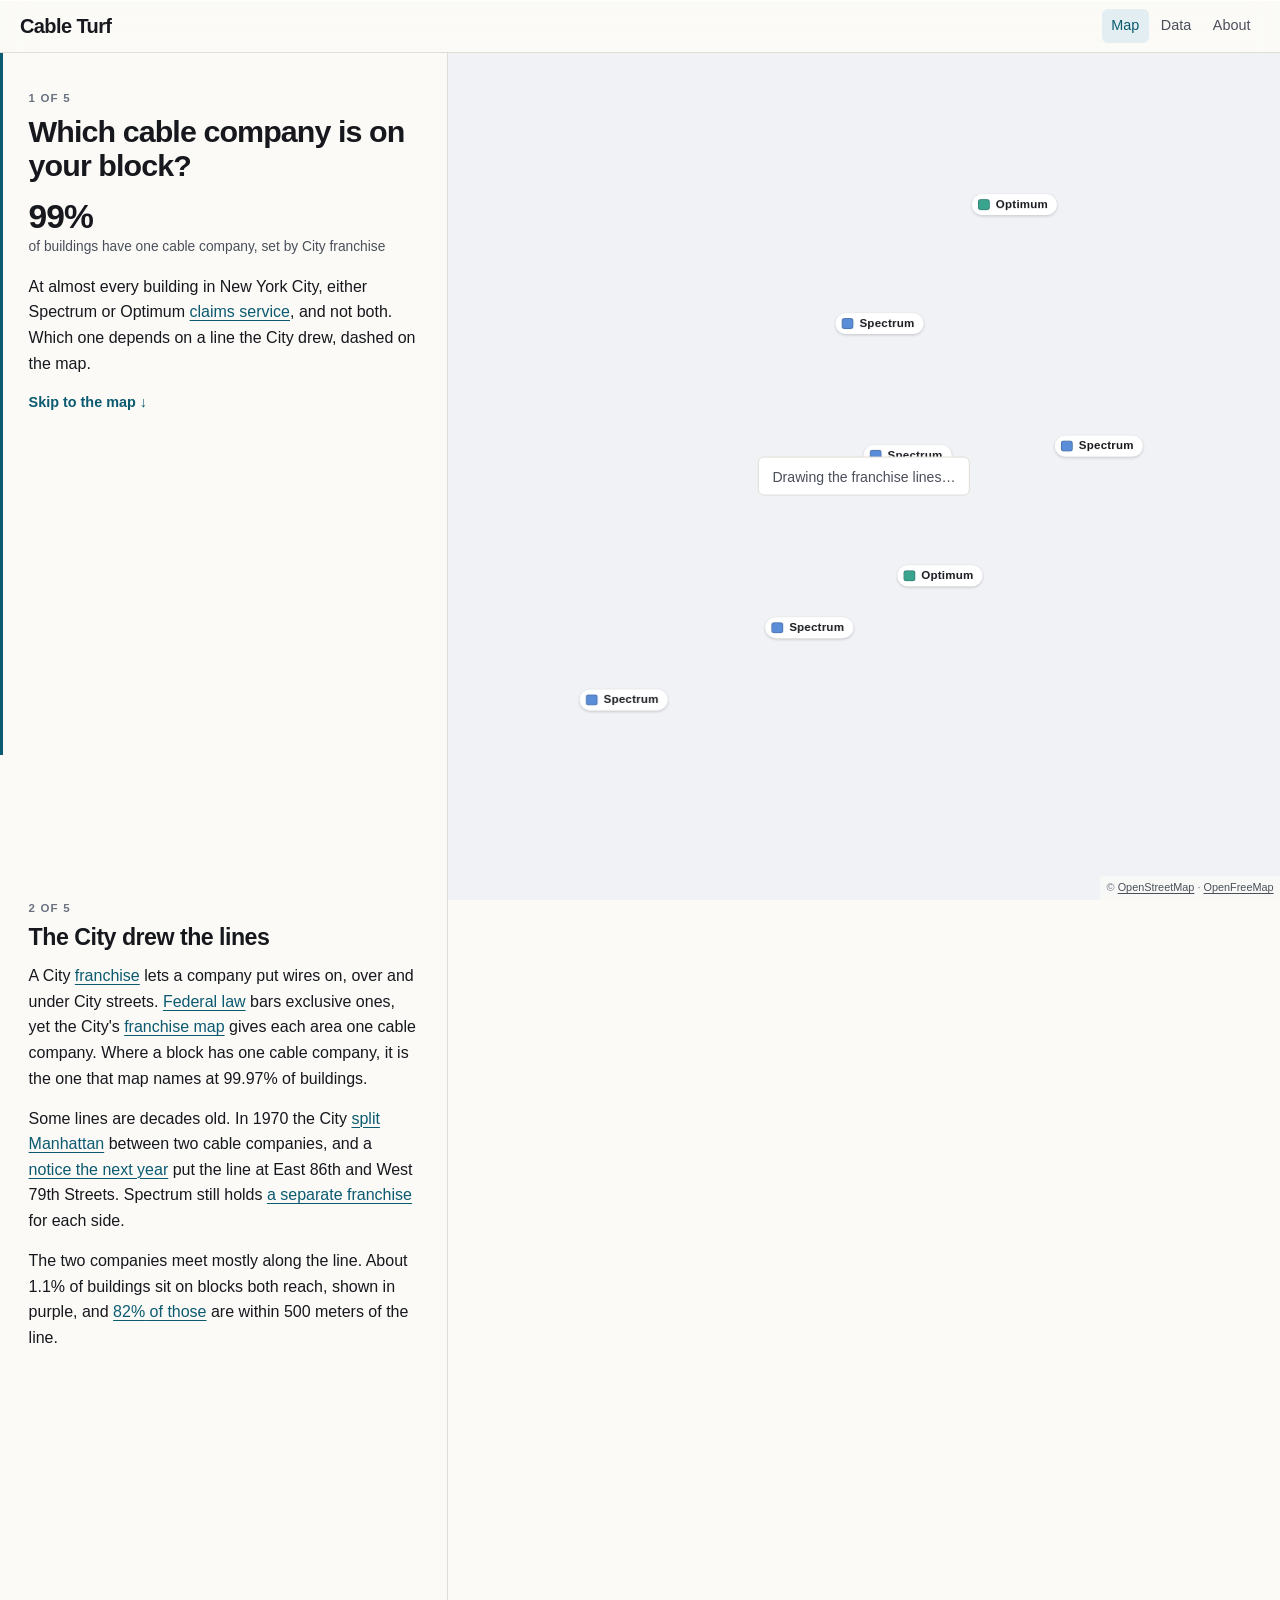
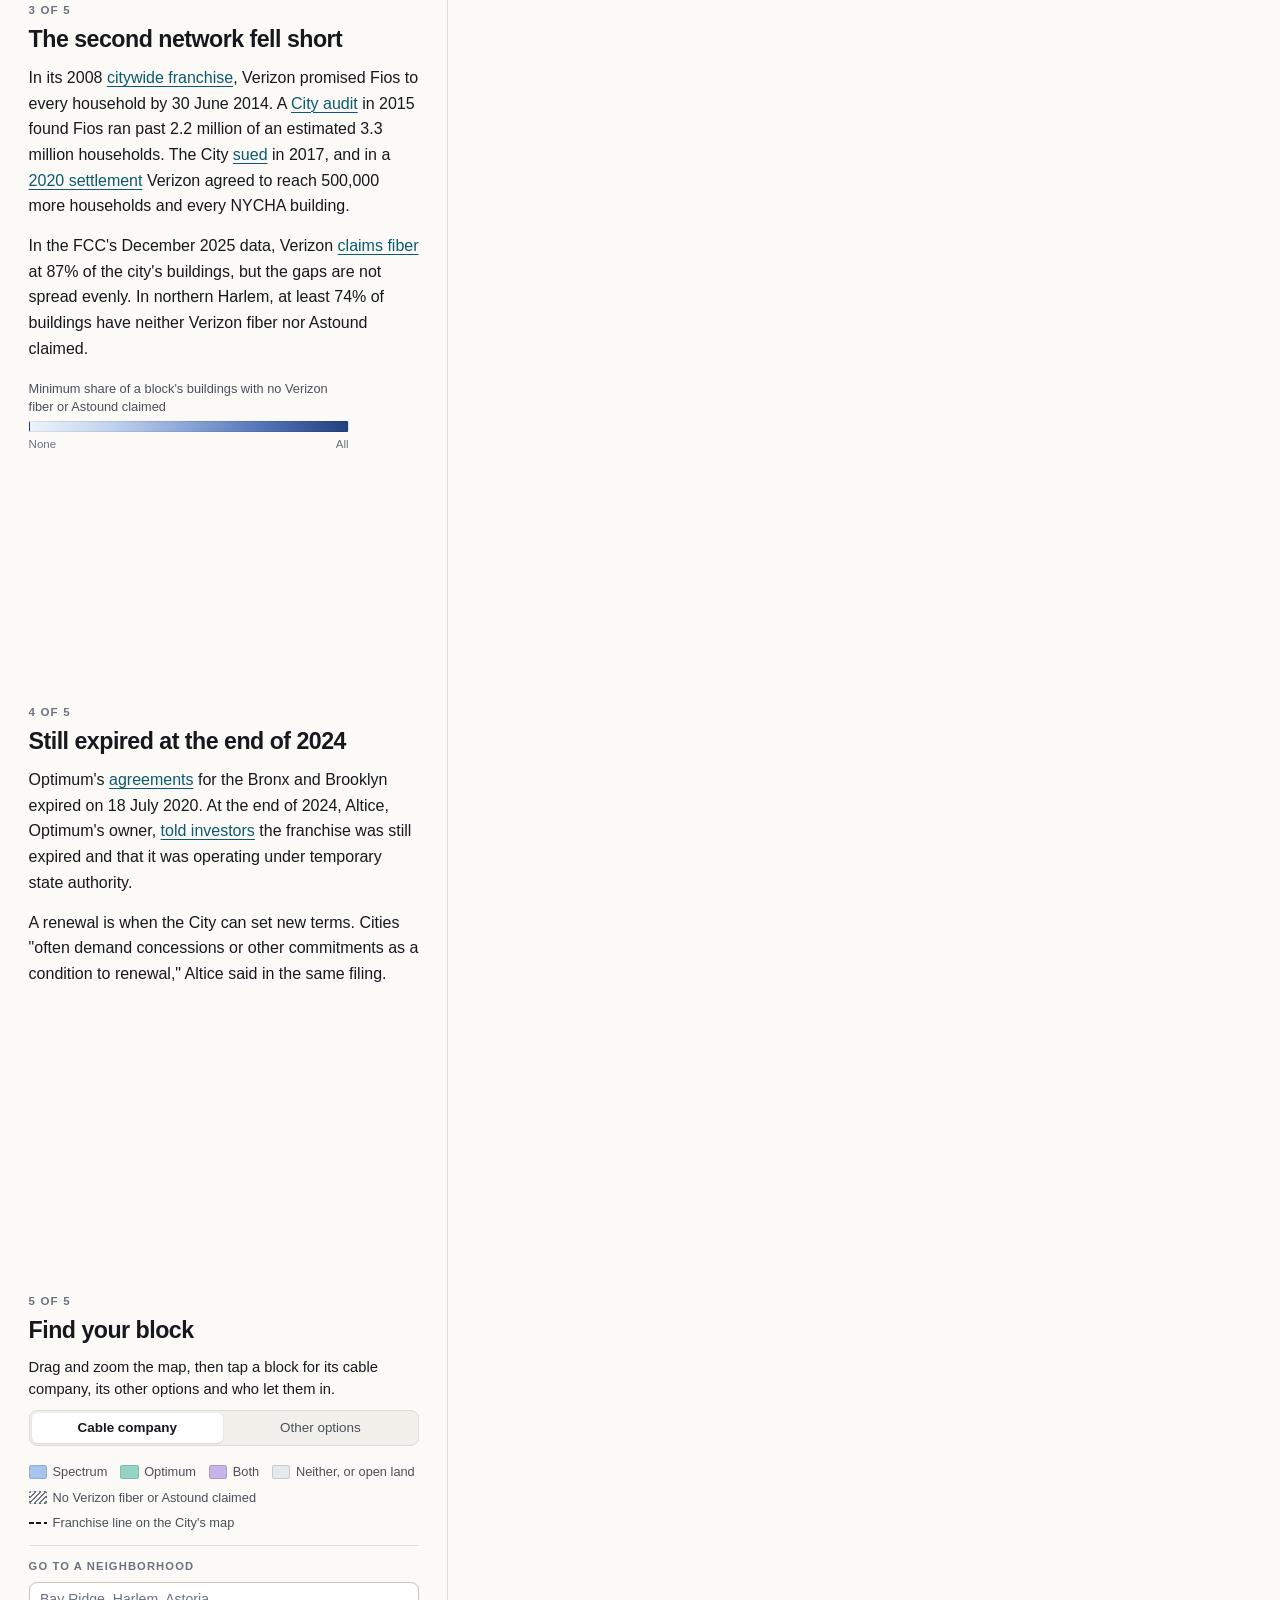
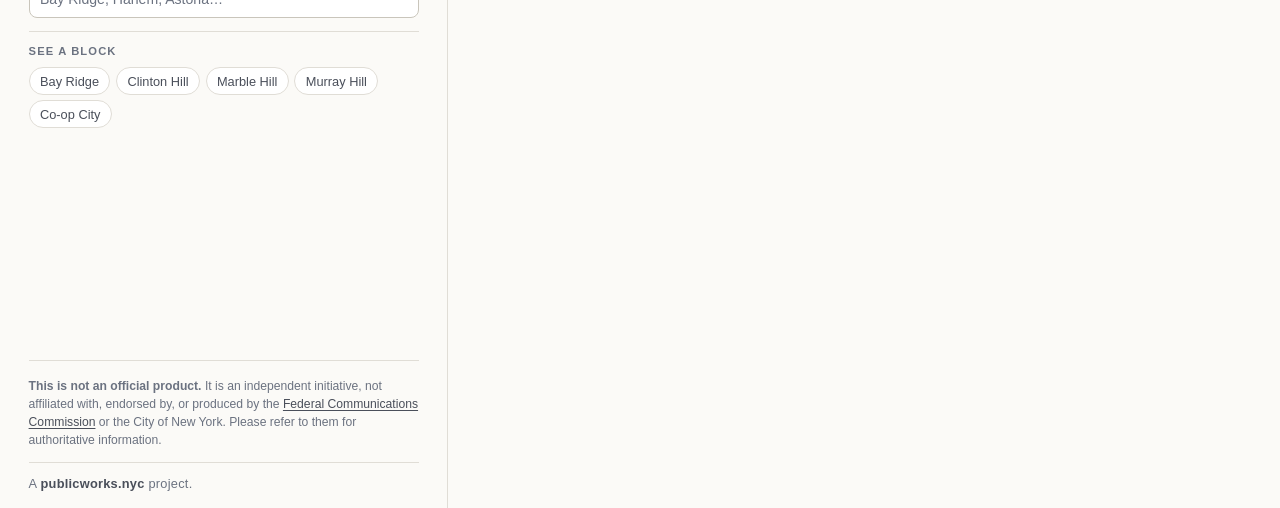
<file: docs/index.html>
<!doctype html>
<html lang="en">
<head>
<meta charset="utf-8">
<meta name="viewport" content="width=device-width, initial-scale=1">
<link rel="icon" href="favicon.svg" type="image/svg+xml">
<link rel="apple-touch-icon" href="apple-touch-icon.png">
<title>Cable Turf</title>
<meta name="description" content="Why most New Yorkers can't choose their cable company: a short story about the City's franchise lines, then a block-by-block map.">
<link rel="canonical" href="https://cableturf.publicworks.nyc/">
<meta property="og:title" content="Cable Turf">
<meta property="og:description" content="Why most New Yorkers can't choose their cable company: a short story about the City's franchise lines, then a block-by-block map.">
<meta property="og:type" content="website">
<meta name="theme-color" content="#fbfaf7">
<link rel="preconnect" href="https://tiles.openfreemap.org" crossorigin>
<link rel="stylesheet" href="vendor/maplibre-gl.css">
<link rel="stylesheet" href="css/site.css?v=20261102">
<script src="js/site.js?v=20261102" defer></script>
<script src="vendor/maplibre-gl.js" defer></script>
<script src="js/map.js?v=20261102" defer></script>
</head>
<body class="app-page">
<a class="skip" href="#story">Skip to the story</a>
<a class="skip" href="#find">Skip to the map</a>
<header data-chrome="masthead"></header>

<!-- One pinned map, five steps beside it. The stage comes first so it can
     stick to the top on a phone; on a wide screen it sits on the right. -->
<main id="main" class="story">
  <div class="story-stage" id="stage">
    <section class="map" id="map"
      aria-label="Map of each Census block's cable company. Each step of the story moves it, and the text states the same findings."></section>
    <div class="map-message" id="map-message" role="status">Drawing the franchise lines…</div>
    <div class="map-tip" id="tip" hidden></div>
    <div class="map-cursor" aria-hidden="true"></div>
    <p class="map-keys" aria-hidden="true">Arrow keys move · + and − zoom · Enter opens the block</p>
  </div>

  <div class="story-text" id="story">

    <section class="step" data-step="0">
      <p class="step-count">1 of 5</p>
      <h1>Which cable company is on your block?</h1>
      <p class="figure"><span class="num" data-meta="city.one_company_turf_pct">99%</span><span class="cap">of buildings have one cable company, set by City franchise</span></p>
      <p>At almost every building in New York City, either Spectrum or Optimum <a href="https://broadbandmap.fcc.gov/data-download" target="_blank" rel="noopener">claims service</a>, and not both. Which one depends on a line the City drew, dashed on the map.</p>
      <p class="step-skip"><a href="#find">Skip to the map ↓</a></p>
    </section>

    <section class="step" data-step="1">
      <p class="step-count">2 of 5</p>
      <h2>The City drew the lines</h2>
      <p>A City <a href="https://www.nyc.gov/content/oti/pages/franchises" target="_blank" rel="noopener">franchise</a> lets a company put wires on, over and under City streets. <a href="https://www.law.cornell.edu/uscode/text/47/541" target="_blank" rel="noopener">Federal law</a> bars exclusive ones, yet the City's <a href="https://data.cityofnewyork.us/d/n2h8-q6ag" target="_blank" rel="noopener">franchise map</a> gives each area one cable company. Where a block has one cable company, it is the one that map names at <span data-meta="city.franchise_match_pct">99.97%</span> of buildings.</p>
      <p>Some lines are decades old. In 1970 the City <a href="https://movingimagesource.us/articles/out-of-the-vast-wasteland-20090618" target="_blank" rel="noopener">split Manhattan</a> between two cable companies, and a <a href="https://www.villagevoice.com/dirty-words-on-the-boob-tube-cable-tv-in-1971-presaged-our-current-age-of-babble-on/" target="_blank" rel="noopener">notice the next year</a> put the line at East 86th and West 79th Streets. Spectrum still holds <a href="https://www.nyc.gov/content/oti/pages/franchises/cable-tv-franchises" target="_blank" rel="noopener">a separate franchise</a> for each side.</p>
      <p>The two companies meet mostly along the line. About <span data-meta="city.both_reach_pct">1.1%</span> of buildings sit on blocks both reach, shown in purple, and <a href="data.html#turf"><span data-meta="city.both_reach_near_line_pct">82%</span> of those</a> are within 500 meters of the line.</p>
    </section>

    <section class="step" data-step="2">
      <p class="step-count">3 of 5</p>
      <h2>The second network fell short</h2>
      <p>In its 2008 <a href="https://www.nyc.gov/assets/oti/downloads/pdf/cable-tv-franchises/verizon-nyc-franchise-agreement-fcrc-approved.pdf" target="_blank" rel="noopener">citywide franchise</a>, Verizon promised Fios to every household by 30 June 2014. A <a href="https://www.fierce-network.com/telecom/new-york-city-audit-says-verizon-failed-to-deliver-fios-promise" target="_blank" rel="noopener">City audit</a> in 2015 found Fios ran past 2.2 million of an estimated 3.3 million households. The City <a href="https://www.cbsnews.com/amp/newyork/news/nyc-verizon-fios-lawsuit" target="_blank" rel="noopener">sued</a> in 2017, and in a <a href="https://www.benton.org/headlines/mayor-de-blasio-holds-verizon-accoubtable-connect-half-million-new-york-city-households" target="_blank" rel="noopener">2020 settlement</a> Verizon agreed to reach 500,000 more households and every NYCHA building.</p>
      <p>In the FCC's December 2025 data, Verizon <a href="https://broadbandmap.fcc.gov/data-download" target="_blank" rel="noopener">claims fiber</a> at <span data-meta="city.verizon_fiber_pct">87%</span> of the city's buildings, but the gaps are not spread evenly. In northern Harlem, at least <span data-meta="story.one_wire_floor_pct">74%</span> of buildings have neither Verizon fiber nor Astound claimed.</p>
      <div class="step-key">
        <p class="key-ramp-label">Minimum share of a block's buildings with no Verizon fiber or Astound claimed</p>
        <div class="key-ramp"><span class="ramp-bar"></span><span class="ramp-ends"><span>None</span><span>All</span></span></div>
      </div>
    </section>

    <section class="step" data-step="3">
      <p class="step-count">4 of 5</p>
      <h2>Still expired at the end of 2024</h2>
      <p>Optimum's <a href="https://www.nyc.gov/assets/mocs/downloads/Opportunities/FCRC/agendas/may/2016/FCRC_Public_Meeting_Documents-5-11-16.pdf" target="_blank" rel="noopener">agreements</a> for the Bronx and Brooklyn expired on 18 July 2020. At the end of 2024, Altice, Optimum's owner, <a href="https://www.sec.gov/Archives/edgar/data/1702780/000162828025005486/atus-20241231.htm" target="_blank" rel="noopener">told investors</a> the franchise was still expired and that it was operating under temporary state authority.</p>
      <p>A renewal is when the City can set new terms. Cities "often demand concessions or other commitments as a condition to renewal," Altice said in the same filing.</p>
    </section>

    <section class="step step-live" data-step="4" id="find" tabindex="-1">
      <div id="city">
        <p class="step-count">5 of 5</p>
        <h2>Find your block</h2>
        <p>Drag and zoom the map, then tap a block for its cable company, its other options and who let them in.</p>
        <div class="seg" id="view" role="group" aria-label="Map view">
          <button type="button" data-view="holder" aria-pressed="true">Cable company</button>
          <button type="button" data-view="wire" aria-pressed="false">Other options</button>
        </div>
        <section class="readout">
          <div data-key="holder">
            <p class="key-line">
              <span><span class="swatch spectrum"></span>Spectrum</span>
              <span><span class="swatch optimum"></span>Optimum</span>
              <span><span class="swatch both"></span>Both</span>
              <span><span class="swatch open"></span>Neither, or open land</span>
            </p>
            <p class="key-line"><span><span class="swatch hatch"></span>No Verizon fiber or Astound claimed</span></p>
          </div>
          <div data-key="wire" hidden>
            <p class="key-ramp-label">Minimum share of a block's buildings with no Verizon fiber or Astound claimed</p>
            <div class="key-ramp"><span class="ramp-bar"></span><span class="ramp-ends"><span>None</span><span>All</span></span></div>
            <p class="key-line"><span><span class="swatch open"></span>Neither cable company, or open land</span></p>
          </div>
          <p class="key-line"><span><span class="swatch line"></span>Franchise line on the City's map</span></p>
        </section>
        <section class="readout">
          <label class="section-h" for="hood">Go to a neighborhood</label>
          <div class="combo">
            <input id="hood" type="text" role="combobox" aria-autocomplete="list" aria-expanded="false"
              aria-controls="hood-list" autocomplete="off" spellcheck="false" placeholder="Bay Ridge, Harlem, Astoria…" disabled>
            <!-- [html-validate-disable-next prefer-native-element -- a select cannot filter as you type] -->
            <ul class="combo-list" id="hood-list" role="listbox" aria-label="Neighborhoods" hidden></ul>
          </div>
        </section>
        <section class="readout">
          <h3 class="section-h">See a block</h3>
          <div class="chips" id="samples">
            <button type="button" class="chip" data-sample="0">Bay Ridge</button>
            <button type="button" class="chip" data-sample="1">Clinton Hill</button>
            <button type="button" class="chip" data-sample="2">Marble Hill</button>
            <button type="button" class="chip" data-sample="3">Murray Hill</button>
            <button type="button" class="chip" data-sample="4">Co-op City</button>
          </div>
        </section>
      </div>
      <div id="block" hidden></div>
      <p class="sr-only" id="say" role="status"></p>

      <footer data-chrome="footer" data-compact></footer>
    </section>

  </div>
  <noscript>
    <p class="wrap">The map needs JavaScript. The story above reads without it, and the <a href="data.html">Data page</a> has the files and the method.</p>
  </noscript>
</main>
</body>
</html>
</file>
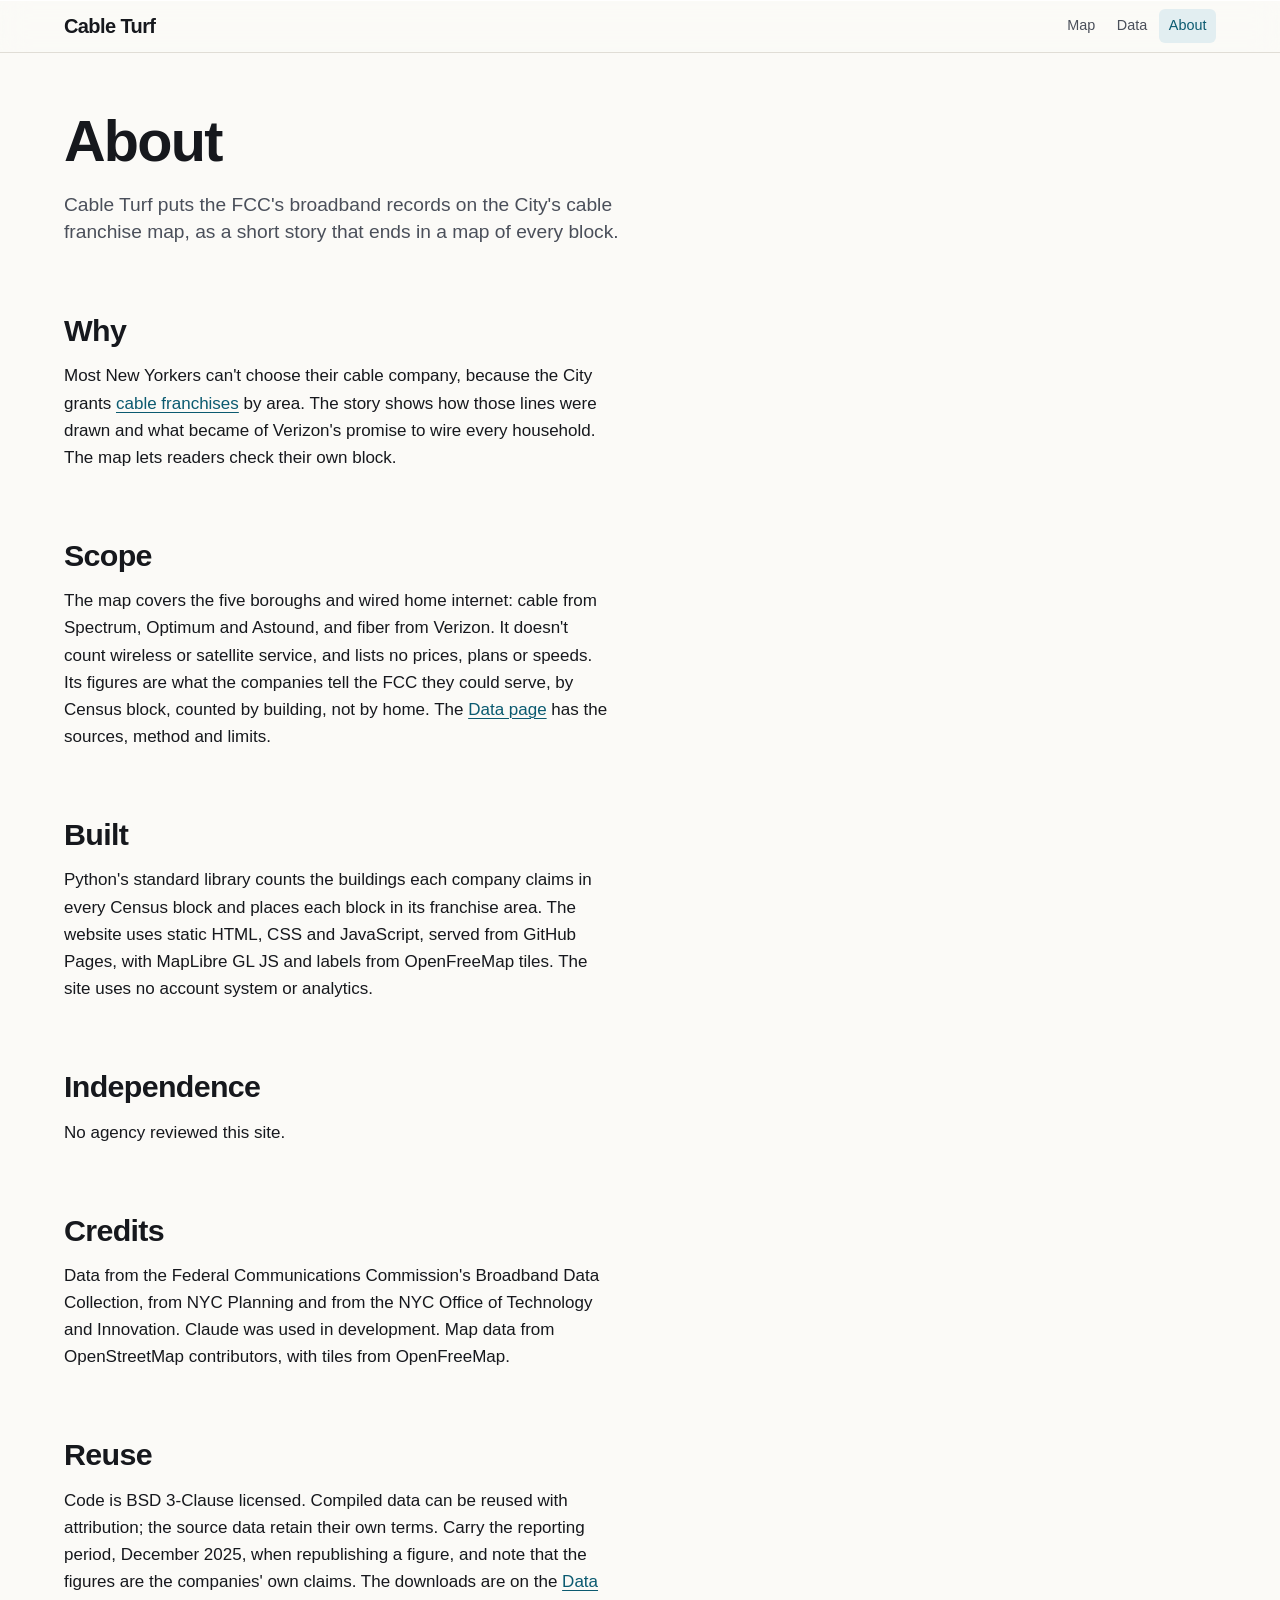
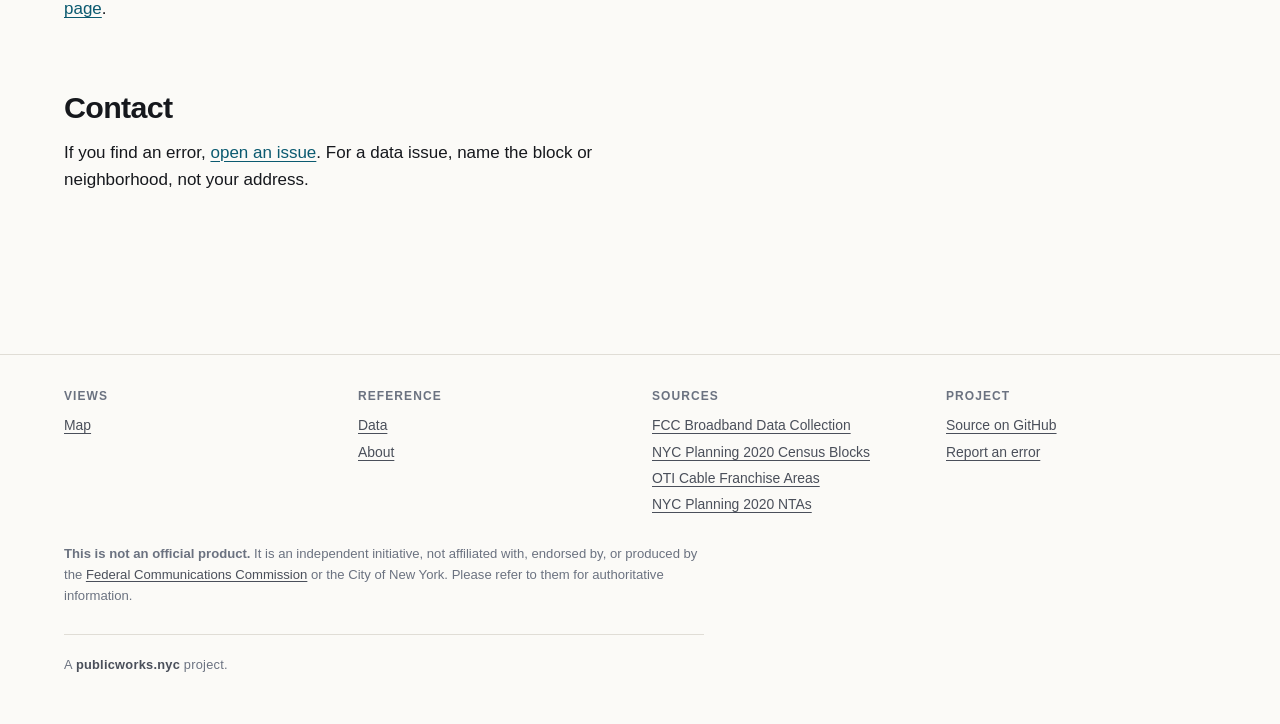
<file: docs/about.html>
<!doctype html>
<html lang="en">
<head>
<meta charset="utf-8">
<meta name="viewport" content="width=device-width, initial-scale=1">
<link rel="icon" href="favicon.svg" type="image/svg+xml">
<link rel="apple-touch-icon" href="apple-touch-icon.png">
<title>About · Cable Turf</title>
<meta name="description" content="Why Cable Turf maps New York City's cable turf, what it covers and how it was built.">
<link rel="canonical" href="https://cableturf.publicworks.nyc/about.html">
<meta property="og:title" content="About · Cable Turf">
<meta property="og:description" content="Why Cable Turf maps New York City's cable turf, what it covers and how it was built.">
<meta property="og:type" content="website">
<meta name="theme-color" content="#fbfaf7">
<link rel="stylesheet" href="css/site.css?v=20261102">
<script src="js/site.js?v=20261102" defer></script>
</head>
<body>
<a class="skip" href="#main">Skip to the page</a>
<header data-chrome="masthead"></header>

<main id="main" class="wrap document">
  <h1>About</h1>
  <p class="lead">Cable Turf puts the FCC's broadband records on the City's cable franchise map, as a short story that ends in a map of every block.</p>

  <h2 id="why">Why</h2>
  <p>Most New Yorkers can't choose their cable company, because the City grants <a href="https://www.nyc.gov/content/oti/pages/franchises/cable-tv-franchises">cable franchises</a> by area. The story shows how those lines were drawn and what became of Verizon's promise to wire every household. The map lets readers check their own block.</p>

  <h2 id="scope">Scope</h2>
  <p>The map covers the five boroughs and wired home internet: cable from Spectrum, Optimum and Astound, and fiber from Verizon. It doesn't count wireless or satellite service, and lists no prices, plans or speeds. Its figures are what the companies tell the FCC they could serve, by Census block, counted by building, not by home. The <a href="data.html">Data page</a> has the sources, method and limits.</p>

  <h2 id="built">Built</h2>
  <p>Python's standard library counts the buildings each company claims in every Census block and places each block in its franchise area. The website uses static HTML, CSS and JavaScript, served from GitHub Pages, with MapLibre GL JS and labels from OpenFreeMap tiles. The site uses no account system or analytics.</p>

  <h2 id="independence">Independence</h2>
  <p>No agency reviewed this site.</p>

  <h2 id="credits">Credits</h2>
  <p>Data from the Federal Communications Commission's Broadband Data Collection, from NYC Planning and from the NYC Office of Technology and Innovation. Claude was used in development. Map data from OpenStreetMap contributors, with tiles from OpenFreeMap.</p>

  <h2 id="reuse">Reuse</h2>
  <p>Code is BSD 3-Clause licensed. Compiled data can be reused with attribution; the source data retain their own terms. Carry the reporting period, December 2025, when republishing a figure, and note that the figures are the companies' own claims. The downloads are on the <a href="data.html">Data page</a>.</p>

  <h2 id="contact">Contact</h2>
  <p>If you find an error, <a href="https://github.com/jaramana/cableturf.publicworks.nyc/issues">open an issue</a>. For a data issue, name the block or neighborhood, not your address.</p>
</main>

<footer data-chrome="footer"></footer>
</body>
</html>
</file>
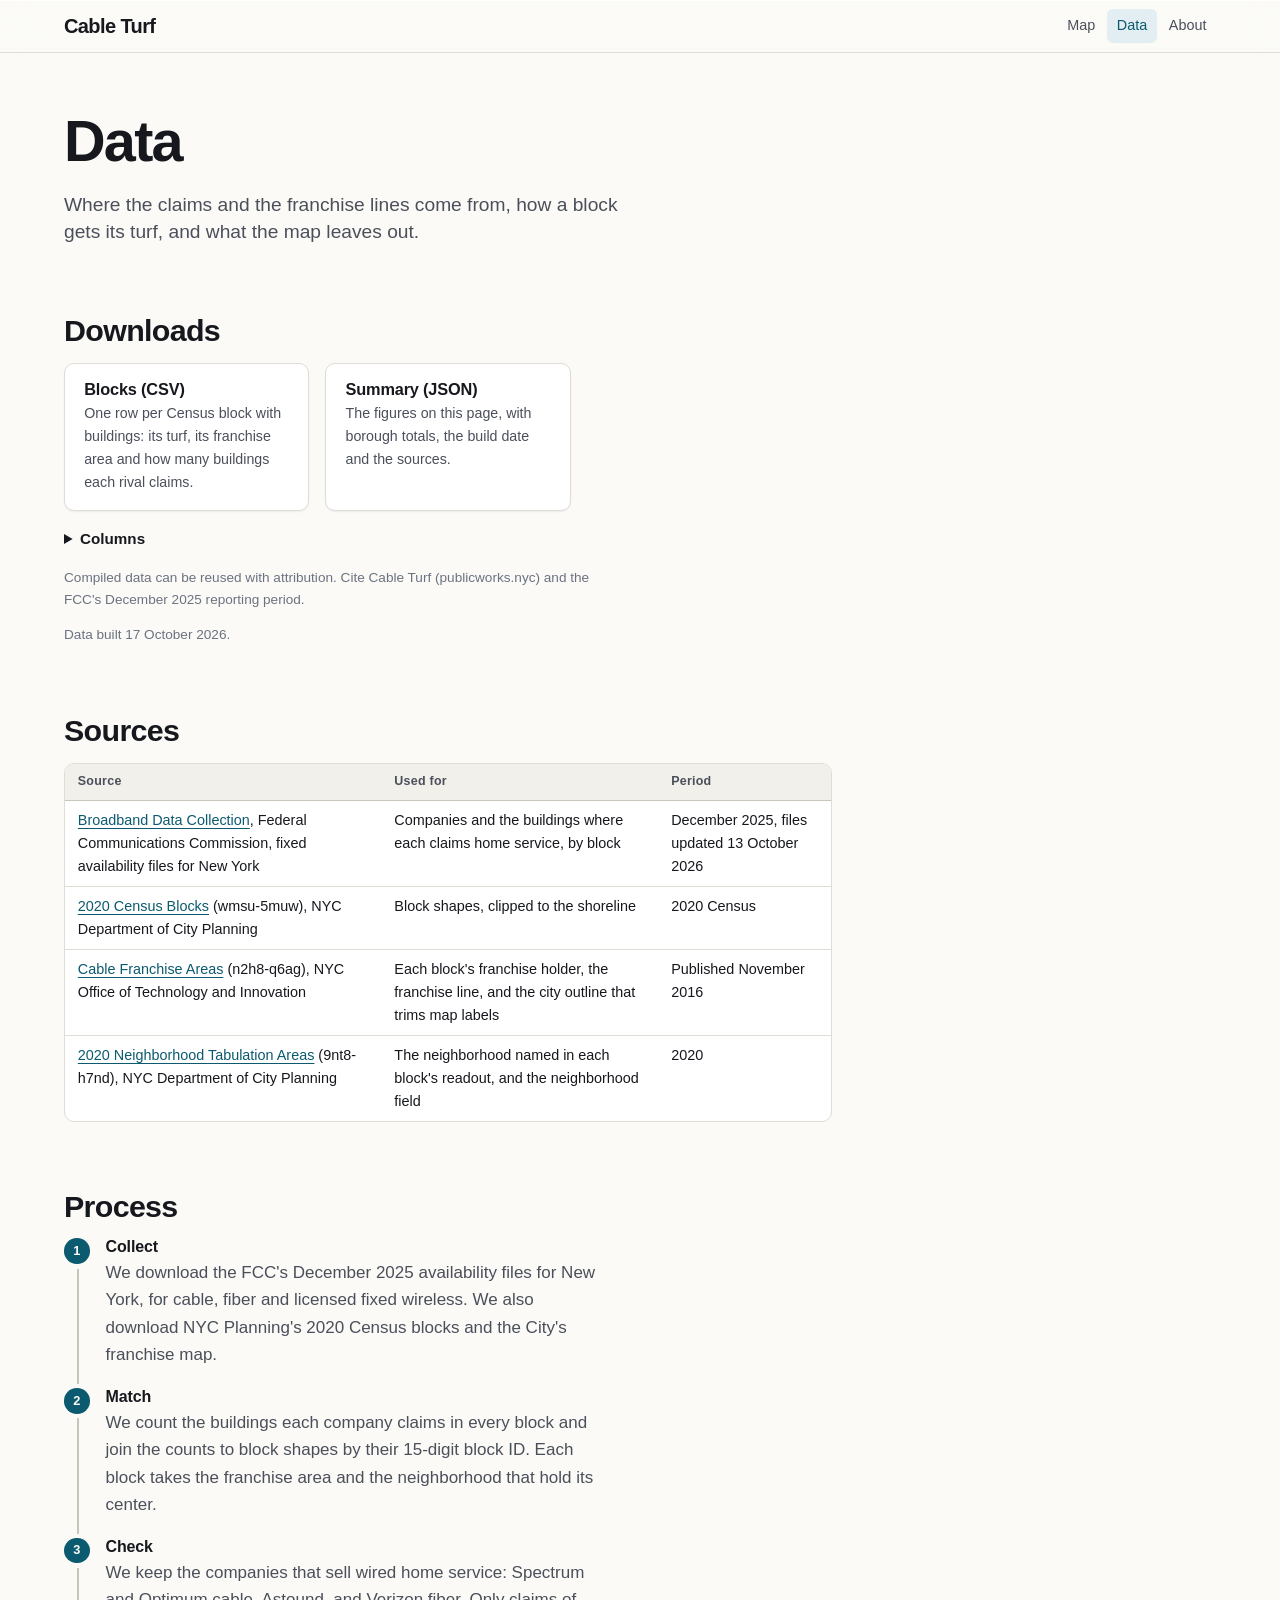
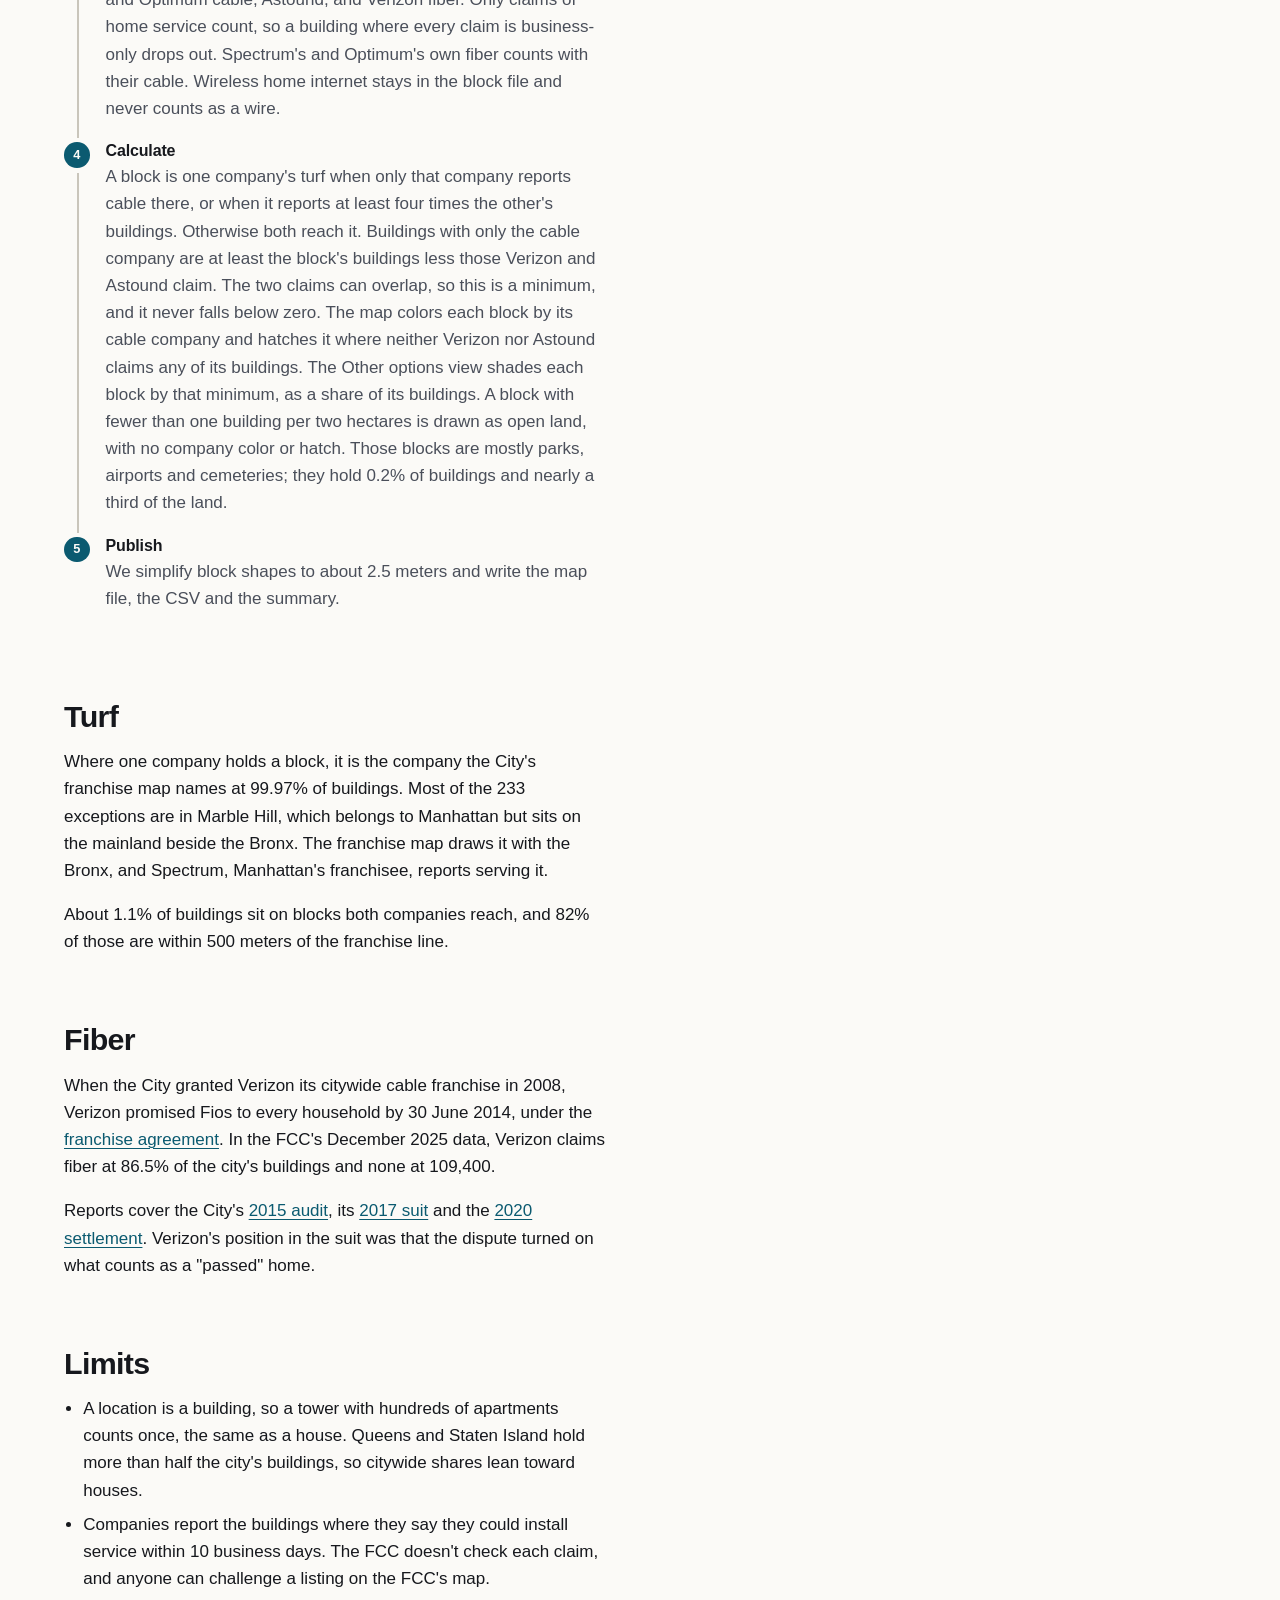
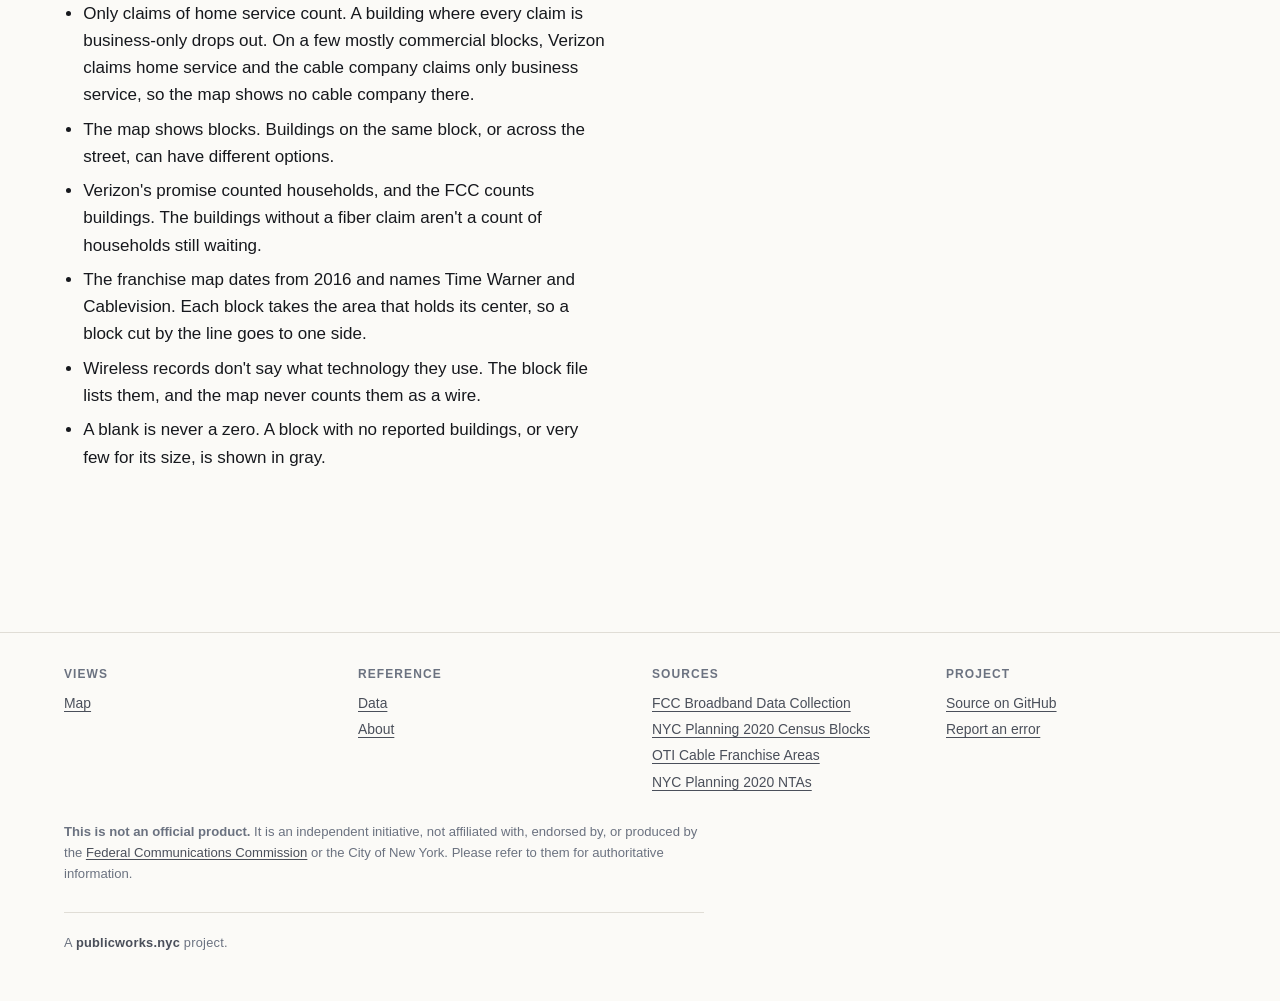
<file: docs/data.html>
<!doctype html>
<html lang="en">
<head>
<meta charset="utf-8">
<meta name="viewport" content="width=device-width, initial-scale=1">
<link rel="icon" href="favicon.svg" type="image/svg+xml">
<link rel="apple-touch-icon" href="apple-touch-icon.png">
<title>Data · Cable Turf</title>
<meta name="description" content="Where Cable Turf's claims and franchise lines come from, how a block gets its turf, and what the map leaves out.">
<link rel="canonical" href="https://cableturf.publicworks.nyc/data.html">
<meta property="og:title" content="Data · Cable Turf">
<meta property="og:description" content="Where Cable Turf's claims and franchise lines come from, how a block gets its turf, and what the map leaves out.">
<meta property="og:type" content="website">
<meta name="theme-color" content="#fbfaf7">
<link rel="stylesheet" href="css/site.css?v=20261102">
<script src="js/site.js?v=20261102" defer></script>
</head>
<body>
<a class="skip" href="#main">Skip to the page</a>
<header data-chrome="masthead"></header>

<main id="main" class="wrap document">
  <h1>Data</h1>
  <p class="lead">Where the claims and the franchise lines come from, how a block gets its turf, and what the map leaves out.</p>

  <h2 id="downloads">Downloads</h2>
  <div class="downloads">
    <a class="download" href="data/cable-turf-blocks.csv" download>
      <h3>Blocks (CSV)</h3>
      <p>One row per Census block with buildings: its turf, its franchise area and how many buildings each rival claims.</p>
    </a>
    <a class="download" href="data/meta.json" download>
      <h3>Summary (JSON)</h3>
      <p>The figures on this page, with borough totals, the build date and the sources.</p>
    </a>
  </div>
  <details class="columns">
    <summary>Columns</summary>
    <div class="table-wrap">
      <table>
        <thead><tr><th>Column</th><th>Meaning</th></tr></thead>
        <tbody>
          <tr><td><code>block</code></td><td>2020 Census block, 15-digit GEOID</td></tr>
          <tr><td><code>borough</code></td><td>Borough name</td></tr>
          <tr><td><code>cable_turf</code></td><td>S Spectrum, O Optimum, B both reach, A Astound only, N no cable company claims home service</td></tr>
          <tr><td><code>franchise</code></td><td>The block's holder on the City's franchise map: S for Time Warner, now Spectrum, and O for Cablevision, now Optimum. Blank where the block's center falls outside every area.</td></tr>
          <tr><td><code>locations</code></td><td>FCC locations on the block where any company claims home service, one per building</td></tr>
          <tr><td><code>verizon_fiber</code></td><td>Locations where Verizon claims fiber service</td></tr>
          <tr><td><code>astound</code></td><td>Locations where Astound claims cable or fiber service</td></tr>
          <tr><td><code>cable_only_min</code></td><td>Locations no rival claims, at least: <code>locations</code> minus <code>verizon_fiber</code> minus <code>astound</code>, never below zero</td></tr>
          <tr><td><code>wireless</code></td><td>Wireless home internet providers reported on the block, separated by semicolons</td></tr>
        </tbody>
      </table>
      <p class="fine">The summary's <code>city</code> and <code>boroughs</code> entries hold the same counts, added up. Percentages are shares of locations, and <code>no_verizon_fiber</code> is the locations less those Verizon claims fiber at.</p>
    </div>
  </details>
  <p class="data-note">Compiled data can be reused with attribution. Cite Cable Turf (publicworks.nyc) and the FCC's December 2025 reporting period.</p>
  <p class="data-note" id="built">&nbsp;</p>

  <h2 id="sources">Sources</h2>
  <div class="table-wrap">
    <table>
      <thead><tr><th>Source</th><th>Used for</th><th>Period</th></tr></thead>
      <tbody>
        <tr>
          <td><a href="https://broadbandmap.fcc.gov/data-download">Broadband Data Collection</a>, Federal Communications Commission, fixed availability files for New York</td>
          <td>Companies and the buildings where each claims home service, by block</td>
          <td>December 2025, files updated 13 October 2026</td>
        </tr>
        <tr>
          <td><a href="https://data.cityofnewyork.us/d/wmsu-5muw">2020 Census Blocks</a> (wmsu-5muw), NYC Department of City Planning</td>
          <td>Block shapes, clipped to the shoreline</td>
          <td>2020 Census</td>
        </tr>
        <tr>
          <td><a href="https://data.cityofnewyork.us/d/n2h8-q6ag">Cable Franchise Areas</a> (n2h8-q6ag), NYC Office of Technology and Innovation</td>
          <td>Each block's franchise holder, the franchise line, and the city outline that trims map labels</td>
          <td>Published November 2016</td>
        </tr>
        <tr>
          <td><a href="https://data.cityofnewyork.us/d/9nt8-h7nd">2020 Neighborhood Tabulation Areas</a> (9nt8-h7nd), NYC Department of City Planning</td>
          <td>The neighborhood named in each block's readout, and the neighborhood field</td>
          <td>2020</td>
        </tr>
      </tbody>
    </table>
  </div>

  <h2 id="process">Process</h2>
  <ol class="process">
    <li><h3>Collect</h3><p>We download the FCC's December 2025 availability files for New York, for cable, fiber and licensed fixed wireless. We also download NYC Planning's 2020 Census blocks and the City's franchise map.</p></li>
    <li><h3>Match</h3><p>We count the buildings each company claims in every block and join the counts to block shapes by their 15-digit block ID. Each block takes the franchise area and the neighborhood that hold its center.</p></li>
    <li><h3>Check</h3><p>We keep the companies that sell wired home service: Spectrum and Optimum cable, Astound, and Verizon fiber. Only claims of home service count, so a building where every claim is business-only drops out. Spectrum's and Optimum's own fiber counts with their cable. Wireless home internet stays in the block file and never counts as a wire.</p></li>
    <li><h3>Calculate</h3><p>A block is one company's turf when only that company reports cable there, or when it reports at least four times the other's buildings. Otherwise both reach it. Buildings with only the cable company are at least the block's buildings less those Verizon and Astound claim. The two claims can overlap, so this is a minimum, and it never falls below zero. The map colors each block by its cable company and hatches it where neither Verizon nor Astound claims any of its buildings. The Other options view shades each block by that minimum, as a share of its buildings. A block with fewer than one building per two hectares is drawn as open land, with no company color or hatch. Those blocks are mostly parks, airports and cemeteries; they hold 0.2% of buildings and nearly a third of the land.</p></li>
    <li><h3>Publish</h3><p>We simplify block shapes to about 2.5 meters and write the map file, the CSV and the summary.</p></li>
  </ol>

  <h2 id="turf">Turf</h2>
  <p>Where one company holds a block, it is the company the City's franchise map names at <span data-meta="city.franchise_match_pct">99.97%</span> of buildings. Most of the <span data-meta="city.franchise_mismatch">233</span> exceptions are in Marble Hill, which belongs to Manhattan but sits on the mainland beside the Bronx. The franchise map draws it with the Bronx, and Spectrum, Manhattan's franchisee, reports serving it.</p>
  <p>About <span data-meta="city.both_reach_pct">1.1%</span> of buildings sit on blocks both companies reach, and <span data-meta="city.both_reach_near_line_pct">82%</span> of those are within 500 meters of the franchise line.</p>

  <h2 id="fiber">Fiber</h2>
  <p>When the City granted Verizon its citywide cable franchise in 2008, Verizon promised Fios to every household by 30 June 2014, under the <a href="https://www.nyc.gov/assets/oti/downloads/pdf/cable-tv-franchises/verizon-nyc-franchise-agreement-fcrc-approved.pdf">franchise agreement</a>. In the FCC's December 2025 data, Verizon claims fiber at <span data-meta="city.verizon_fiber_pct">86.5%</span> of the city's buildings and none at <span data-meta="city.no_verizon_fiber">109,400</span>.</p>
  <p>Reports cover the City's <a href="https://fierce-network.com/telecom/new-york-city-audit-says-verizon-failed-to-deliver-fios-promise">2015 audit</a>, its <a href="https://www.cbsnews.com/amp/newyork/news/nyc-verizon-fios-lawsuit">2017 suit</a> and the <a href="https://www.benton.org/headlines/mayor-de-blasio-holds-verizon-accoubtable-connect-half-million-new-york-city-households">2020 settlement</a>. Verizon's position in the suit was that the dispute turned on what counts as a "passed" home.</p>

  <h2 id="limits">Limits</h2>
  <ul>
    <li>A location is a building, so a tower with hundreds of apartments counts once, the same as a house. Queens and Staten Island hold more than half the city's buildings, so citywide shares lean toward houses.</li>
    <li>Companies report the buildings where they say they could install service within 10 business days. The FCC doesn't check each claim, and anyone can challenge a listing on the FCC's map.</li>
    <li>Only claims of home service count. A building where every claim is business-only drops out. On a few mostly commercial blocks, Verizon claims home service and the cable company claims only business service, so the map shows no cable company there.</li>
    <li>The map shows blocks. Buildings on the same block, or across the street, can have different options.</li>
    <li>Verizon's promise counted households, and the FCC counts buildings. The buildings without a fiber claim aren't a count of households still waiting.</li>
    <li>The franchise map dates from 2016 and names Time Warner and Cablevision. Each block takes the area that holds its center, so a block cut by the line goes to one side.</li>
    <li>Wireless records don't say what technology they use. The block file lists them, and the map never counts them as a wire.</li>
    <li>A blank is never a zero. A block with no reported buildings, or very few for its size, is shown in gray.</li>
  </ul>
</main>

<footer data-chrome="footer"></footer>
</body>
</html>
</file>
<file: docs/vendor/maplibre-gl.css>
.maplibregl-map{font:12px/20px Helvetica Neue,Arial,Helvetica,sans-serif;overflow:hidden;position:relative;-webkit-tap-highlight-color:rgb(0 0 0/0)}.maplibregl-canvas{left:0;position:absolute;top:0}.maplibregl-map:fullscreen{height:100%;width:100%}.maplibregl-ctrl-group button.maplibregl-ctrl-compass{touch-action:none}.maplibregl-canvas-container.maplibregl-interactive,.maplibregl-ctrl-group button.maplibregl-ctrl-compass{cursor:grab;-webkit-user-select:none;-moz-user-select:none;user-select:none}.maplibregl-canvas-container.maplibregl-interactive.maplibregl-track-pointer{cursor:pointer}.maplibregl-canvas-container.maplibregl-interactive:active,.maplibregl-ctrl-group button.maplibregl-ctrl-compass:active{cursor:grabbing}.maplibregl-canvas-container.maplibregl-touch-zoom-rotate,.maplibregl-canvas-container.maplibregl-touch-zoom-rotate .maplibregl-canvas{touch-action:pan-x pan-y}.maplibregl-canvas-container.maplibregl-touch-drag-pan,.maplibregl-canvas-container.maplibregl-touch-drag-pan .maplibregl-canvas{touch-action:pinch-zoom}.maplibregl-canvas-container.maplibregl-touch-zoom-rotate.maplibregl-touch-drag-pan,.maplibregl-canvas-container.maplibregl-touch-zoom-rotate.maplibregl-touch-drag-pan .maplibregl-canvas{touch-action:none}.maplibregl-canvas-container.maplibregl-touch-drag-pan.maplibregl-cooperative-gestures,.maplibregl-canvas-container.maplibregl-touch-drag-pan.maplibregl-cooperative-gestures .maplibregl-canvas{touch-action:pan-x pan-y}.maplibregl-ctrl-bottom-left,.maplibregl-ctrl-bottom-right,.maplibregl-ctrl-top-left,.maplibregl-ctrl-top-right{pointer-events:none;position:absolute;z-index:2}.maplibregl-ctrl-top-left{left:0;top:0}.maplibregl-ctrl-top-right{right:0;top:0}.maplibregl-ctrl-bottom-left{bottom:0;left:0}.maplibregl-ctrl-bottom-right{bottom:0;right:0}.maplibregl-ctrl{clear:both;pointer-events:auto;transform:translate(0)}.maplibregl-ctrl-top-left .maplibregl-ctrl{float:left;margin:10px 0 0 10px}.maplibregl-ctrl-top-right .maplibregl-ctrl{float:right;margin:10px 10px 0 0}.maplibregl-ctrl-bottom-left .maplibregl-ctrl{float:left;margin:0 0 10px 10px}.maplibregl-ctrl-bottom-right .maplibregl-ctrl{float:right;margin:0 10px 10px 0}.maplibregl-ctrl-group{background:#fff;border-radius:4px}.maplibregl-ctrl-group:not(:empty){box-shadow:0 0 0 2px rgba(0,0,0,.1)}@media (forced-colors:active){.maplibregl-ctrl-group:not(:empty){box-shadow:0 0 0 2px ButtonText}}.maplibregl-ctrl-group button{background-color:transparent;border:0;box-sizing:border-box;cursor:pointer;display:block;height:29px;outline:none;padding:0;width:29px}.maplibregl-ctrl-group button+button{border-top:1px solid #ddd}.maplibregl-ctrl button .maplibregl-ctrl-icon{background-position:50%;background-repeat:no-repeat;display:block;height:100%;width:100%}@media (forced-colors:active){.maplibregl-ctrl-icon{background-color:transparent}.maplibregl-ctrl-group button+button{border-top:1px solid ButtonText}}.maplibregl-ctrl button::-moz-focus-inner{border:0;padding:0}.maplibregl-ctrl-attrib-button:focus,.maplibregl-ctrl-group button:focus{box-shadow:0 0 2px 2px #0096ff}.maplibregl-ctrl button:disabled{cursor:not-allowed}.maplibregl-ctrl button:disabled .maplibregl-ctrl-icon{opacity:.25}.maplibregl-ctrl button:not(:disabled):hover{background-color:rgb(0 0 0/5%)}.maplibregl-ctrl-group button:focus:focus-visible{box-shadow:0 0 2px 2px #0096ff}.maplibregl-ctrl-group button:focus:not(:focus-visible){box-shadow:none}.maplibregl-ctrl-group button:focus:first-child{border-radius:4px 4px 0 0}.maplibregl-ctrl-group button:focus:last-child{border-radius:0 0 4px 4px}.maplibregl-ctrl-group button:focus:only-child{border-radius:inherit}.maplibregl-ctrl button.maplibregl-ctrl-zoom-out .maplibregl-ctrl-icon{background-image:url("data:image/svg+xml;charset=utf-8,%3Csvg xmlns='http://www.w3.org/2000/svg' width='29' height='29' fill='%23333' viewBox='0 0 29 29'%3E%3Cpath d='M10 13c-.75 0-1.5.75-1.5 1.5S9.25 16 10 16h9c.75 0 1.5-.75 1.5-1.5S19.75 13 19 13z'/%3E%3C/svg%3E")}.maplibregl-ctrl button.maplibregl-ctrl-zoom-in .maplibregl-ctrl-icon{background-image:url("data:image/svg+xml;charset=utf-8,%3Csvg xmlns='http://www.w3.org/2000/svg' width='29' height='29' fill='%23333' viewBox='0 0 29 29'%3E%3Cpath d='M14.5 8.5c-.75 0-1.5.75-1.5 1.5v3h-3c-.75 0-1.5.75-1.5 1.5S9.25 16 10 16h3v3c0 .75.75 1.5 1.5 1.5S16 19.75 16 19v-3h3c.75 0 1.5-.75 1.5-1.5S19.75 13 19 13h-3v-3c0-.75-.75-1.5-1.5-1.5'/%3E%3C/svg%3E")}@media (forced-colors:active){.maplibregl-ctrl button.maplibregl-ctrl-zoom-out .maplibregl-ctrl-icon{background-image:url("data:image/svg+xml;charset=utf-8,%3Csvg xmlns='http://www.w3.org/2000/svg' width='29' height='29' fill='%23fff' viewBox='0 0 29 29'%3E%3Cpath d='M10 13c-.75 0-1.5.75-1.5 1.5S9.25 16 10 16h9c.75 0 1.5-.75 1.5-1.5S19.75 13 19 13z'/%3E%3C/svg%3E")}.maplibregl-ctrl button.maplibregl-ctrl-zoom-in .maplibregl-ctrl-icon{background-image:url("data:image/svg+xml;charset=utf-8,%3Csvg xmlns='http://www.w3.org/2000/svg' width='29' height='29' fill='%23fff' viewBox='0 0 29 29'%3E%3Cpath d='M14.5 8.5c-.75 0-1.5.75-1.5 1.5v3h-3c-.75 0-1.5.75-1.5 1.5S9.25 16 10 16h3v3c0 .75.75 1.5 1.5 1.5S16 19.75 16 19v-3h3c.75 0 1.5-.75 1.5-1.5S19.75 13 19 13h-3v-3c0-.75-.75-1.5-1.5-1.5'/%3E%3C/svg%3E")}}@media (forced-colors:active) and (prefers-color-scheme:light){.maplibregl-ctrl button.maplibregl-ctrl-zoom-out .maplibregl-ctrl-icon{background-image:url("data:image/svg+xml;charset=utf-8,%3Csvg xmlns='http://www.w3.org/2000/svg' width='29' height='29' viewBox='0 0 29 29'%3E%3Cpath d='M10 13c-.75 0-1.5.75-1.5 1.5S9.25 16 10 16h9c.75 0 1.5-.75 1.5-1.5S19.75 13 19 13z'/%3E%3C/svg%3E")}.maplibregl-ctrl button.maplibregl-ctrl-zoom-in .maplibregl-ctrl-icon{background-image:url("data:image/svg+xml;charset=utf-8,%3Csvg xmlns='http://www.w3.org/2000/svg' width='29' height='29' viewBox='0 0 29 29'%3E%3Cpath d='M14.5 8.5c-.75 0-1.5.75-1.5 1.5v3h-3c-.75 0-1.5.75-1.5 1.5S9.25 16 10 16h3v3c0 .75.75 1.5 1.5 1.5S16 19.75 16 19v-3h3c.75 0 1.5-.75 1.5-1.5S19.75 13 19 13h-3v-3c0-.75-.75-1.5-1.5-1.5'/%3E%3C/svg%3E")}}.maplibregl-ctrl button.maplibregl-ctrl-fullscreen .maplibregl-ctrl-icon{background-image:url("data:image/svg+xml;charset=utf-8,%3Csvg xmlns='http://www.w3.org/2000/svg' width='29' height='29' fill='%23333' viewBox='0 0 29 29'%3E%3Cpath d='M24 16v5.5c0 1.75-.75 2.5-2.5 2.5H16v-1l3-1.5-4-5.5 1-1 5.5 4 1.5-3zM6 16l1.5 3 5.5-4 1 1-4 5.5 3 1.5v1H7.5C5.75 24 5 23.25 5 21.5V16zm7-11v1l-3 1.5 4 5.5-1 1-5.5-4L6 13H5V7.5C5 5.75 5.75 5 7.5 5zm11 2.5c0-1.75-.75-2.5-2.5-2.5H16v1l3 1.5-4 5.5 1 1 5.5-4 1.5 3h1z'/%3E%3C/svg%3E")}.maplibregl-ctrl button.maplibregl-ctrl-shrink .maplibregl-ctrl-icon{background-image:url("data:image/svg+xml;charset=utf-8,%3Csvg xmlns='http://www.w3.org/2000/svg' width='29' height='29' viewBox='0 0 29 29'%3E%3Cpath d='M18.5 16c-1.75 0-2.5.75-2.5 2.5V24h1l1.5-3 5.5 4 1-1-4-5.5 3-1.5v-1zM13 18.5c0-1.75-.75-2.5-2.5-2.5H5v1l3 1.5L4 24l1 1 5.5-4 1.5 3h1zm3-8c0 1.75.75 2.5 2.5 2.5H24v-1l-3-1.5L25 5l-1-1-5.5 4L17 5h-1zM10.5 13c1.75 0 2.5-.75 2.5-2.5V5h-1l-1.5 3L5 4 4 5l4 5.5L5 12v1z'/%3E%3C/svg%3E")}@media (forced-colors:active){.maplibregl-ctrl button.maplibregl-ctrl-fullscreen .maplibregl-ctrl-icon{background-image:url("data:image/svg+xml;charset=utf-8,%3Csvg xmlns='http://www.w3.org/2000/svg' width='29' height='29' fill='%23fff' viewBox='0 0 29 29'%3E%3Cpath d='M24 16v5.5c0 1.75-.75 2.5-2.5 2.5H16v-1l3-1.5-4-5.5 1-1 5.5 4 1.5-3zM6 16l1.5 3 5.5-4 1 1-4 5.5 3 1.5v1H7.5C5.75 24 5 23.25 5 21.5V16zm7-11v1l-3 1.5 4 5.5-1 1-5.5-4L6 13H5V7.5C5 5.75 5.75 5 7.5 5zm11 2.5c0-1.75-.75-2.5-2.5-2.5H16v1l3 1.5-4 5.5 1 1 5.5-4 1.5 3h1z'/%3E%3C/svg%3E")}.maplibregl-ctrl button.maplibregl-ctrl-shrink .maplibregl-ctrl-icon{background-image:url("data:image/svg+xml;charset=utf-8,%3Csvg xmlns='http://www.w3.org/2000/svg' width='29' height='29' fill='%23fff' viewBox='0 0 29 29'%3E%3Cpath d='M18.5 16c-1.75 0-2.5.75-2.5 2.5V24h1l1.5-3 5.5 4 1-1-4-5.5 3-1.5v-1zM13 18.5c0-1.75-.75-2.5-2.5-2.5H5v1l3 1.5L4 24l1 1 5.5-4 1.5 3h1zm3-8c0 1.75.75 2.5 2.5 2.5H24v-1l-3-1.5L25 5l-1-1-5.5 4L17 5h-1zM10.5 13c1.75 0 2.5-.75 2.5-2.5V5h-1l-1.5 3L5 4 4 5l4 5.5L5 12v1z'/%3E%3C/svg%3E")}}@media (forced-colors:active) and (prefers-color-scheme:light){.maplibregl-ctrl button.maplibregl-ctrl-fullscreen .maplibregl-ctrl-icon{background-image:url("data:image/svg+xml;charset=utf-8,%3Csvg xmlns='http://www.w3.org/2000/svg' width='29' height='29' viewBox='0 0 29 29'%3E%3Cpath d='M24 16v5.5c0 1.75-.75 2.5-2.5 2.5H16v-1l3-1.5-4-5.5 1-1 5.5 4 1.5-3zM6 16l1.5 3 5.5-4 1 1-4 5.5 3 1.5v1H7.5C5.75 24 5 23.25 5 21.5V16zm7-11v1l-3 1.5 4 5.5-1 1-5.5-4L6 13H5V7.5C5 5.75 5.75 5 7.5 5zm11 2.5c0-1.75-.75-2.5-2.5-2.5H16v1l3 1.5-4 5.5 1 1 5.5-4 1.5 3h1z'/%3E%3C/svg%3E")}.maplibregl-ctrl button.maplibregl-ctrl-shrink .maplibregl-ctrl-icon{background-image:url("data:image/svg+xml;charset=utf-8,%3Csvg xmlns='http://www.w3.org/2000/svg' width='29' height='29' viewBox='0 0 29 29'%3E%3Cpath d='M18.5 16c-1.75 0-2.5.75-2.5 2.5V24h1l1.5-3 5.5 4 1-1-4-5.5 3-1.5v-1zM13 18.5c0-1.75-.75-2.5-2.5-2.5H5v1l3 1.5L4 24l1 1 5.5-4 1.5 3h1zm3-8c0 1.75.75 2.5 2.5 2.5H24v-1l-3-1.5L25 5l-1-1-5.5 4L17 5h-1zM10.5 13c1.75 0 2.5-.75 2.5-2.5V5h-1l-1.5 3L5 4 4 5l4 5.5L5 12v1z'/%3E%3C/svg%3E")}}.maplibregl-ctrl button.maplibregl-ctrl-compass .maplibregl-ctrl-icon{background-image:url("data:image/svg+xml;charset=utf-8,%3Csvg xmlns='http://www.w3.org/2000/svg' width='29' height='29' fill='%23333' viewBox='0 0 29 29'%3E%3Cpath d='m10.5 14 4-8 4 8z'/%3E%3Cpath fill='%23ccc' d='m10.5 16 4 8 4-8z'/%3E%3C/svg%3E")}@media (forced-colors:active){.maplibregl-ctrl button.maplibregl-ctrl-compass .maplibregl-ctrl-icon{background-image:url("data:image/svg+xml;charset=utf-8,%3Csvg xmlns='http://www.w3.org/2000/svg' width='29' height='29' fill='%23fff' viewBox='0 0 29 29'%3E%3Cpath d='m10.5 14 4-8 4 8z'/%3E%3Cpath fill='%23ccc' d='m10.5 16 4 8 4-8z'/%3E%3C/svg%3E")}}@media (forced-colors:active) and (prefers-color-scheme:light){.maplibregl-ctrl button.maplibregl-ctrl-compass .maplibregl-ctrl-icon{background-image:url("data:image/svg+xml;charset=utf-8,%3Csvg xmlns='http://www.w3.org/2000/svg' width='29' height='29' viewBox='0 0 29 29'%3E%3Cpath d='m10.5 14 4-8 4 8z'/%3E%3Cpath fill='%23ccc' d='m10.5 16 4 8 4-8z'/%3E%3C/svg%3E")}}.maplibregl-ctrl button.maplibregl-ctrl-terrain .maplibregl-ctrl-icon{background-image:url("data:image/svg+xml;charset=utf-8,%3Csvg xmlns='http://www.w3.org/2000/svg' width='22' height='22' fill='%23333' viewBox='0 0 22 22'%3E%3Cpath d='m1.754 13.406 4.453-4.851 3.09 3.09 3.281 3.277.969-.969-3.309-3.312 3.844-4.121 6.148 6.886h1.082v-.855l-7.207-8.07-4.84 5.187L6.169 6.57l-5.48 5.965v.871ZM.688 16.844h20.625v1.375H.688Zm0 0'/%3E%3C/svg%3E")}.maplibregl-ctrl button.maplibregl-ctrl-terrain-enabled .maplibregl-ctrl-icon{background-image:url("data:image/svg+xml;charset=utf-8,%3Csvg xmlns='http://www.w3.org/2000/svg' width='22' height='22' fill='%2333b5e5' viewBox='0 0 22 22'%3E%3Cpath d='m1.754 13.406 4.453-4.851 3.09 3.09 3.281 3.277.969-.969-3.309-3.312 3.844-4.121 6.148 6.886h1.082v-.855l-7.207-8.07-4.84 5.187L6.169 6.57l-5.48 5.965v.871ZM.688 16.844h20.625v1.375H.688Zm0 0'/%3E%3C/svg%3E")}.maplibregl-ctrl button.maplibregl-ctrl-geolocate .maplibregl-ctrl-icon{background-image:url("data:image/svg+xml;charset=utf-8,%3Csvg xmlns='http://www.w3.org/2000/svg' width='29' height='29' fill='%23333' viewBox='0 0 20 20'%3E%3Cpath d='M10 4C9 4 9 5 9 5v.1A5 5 0 0 0 5.1 9H5s-1 0-1 1 1 1 1 1h.1A5 5 0 0 0 9 14.9v.1s0 1 1 1 1-1 1-1v-.1a5 5 0 0 0 3.9-3.9h.1s1 0 1-1-1-1-1-1h-.1A5 5 0 0 0 11 5.1V5s0-1-1-1m0 2.5a3.5 3.5 0 1 1 0 7 3.5 3.5 0 1 1 0-7'/%3E%3Ccircle cx='10' cy='10' r='2'/%3E%3C/svg%3E")}.maplibregl-ctrl button.maplibregl-ctrl-geolocate:disabled .maplibregl-ctrl-icon{background-image:url("data:image/svg+xml;charset=utf-8,%3Csvg xmlns='http://www.w3.org/2000/svg' width='29' height='29' fill='%23aaa' viewBox='0 0 20 20'%3E%3Cpath d='M10 4C9 4 9 5 9 5v.1A5 5 0 0 0 5.1 9H5s-1 0-1 1 1 1 1 1h.1A5 5 0 0 0 9 14.9v.1s0 1 1 1 1-1 1-1v-.1a5 5 0 0 0 3.9-3.9h.1s1 0 1-1-1-1-1-1h-.1A5 5 0 0 0 11 5.1V5s0-1-1-1m0 2.5a3.5 3.5 0 1 1 0 7 3.5 3.5 0 1 1 0-7'/%3E%3Ccircle cx='10' cy='10' r='2'/%3E%3Cpath fill='red' d='m14 5 1 1-9 9-1-1z'/%3E%3C/svg%3E")}.maplibregl-ctrl button.maplibregl-ctrl-geolocate.maplibregl-ctrl-geolocate-active .maplibregl-ctrl-icon{background-image:url("data:image/svg+xml;charset=utf-8,%3Csvg xmlns='http://www.w3.org/2000/svg' width='29' height='29' fill='%2333b5e5' viewBox='0 0 20 20'%3E%3Cpath d='M10 4C9 4 9 5 9 5v.1A5 5 0 0 0 5.1 9H5s-1 0-1 1 1 1 1 1h.1A5 5 0 0 0 9 14.9v.1s0 1 1 1 1-1 1-1v-.1a5 5 0 0 0 3.9-3.9h.1s1 0 1-1-1-1-1-1h-.1A5 5 0 0 0 11 5.1V5s0-1-1-1m0 2.5a3.5 3.5 0 1 1 0 7 3.5 3.5 0 1 1 0-7'/%3E%3Ccircle cx='10' cy='10' r='2'/%3E%3C/svg%3E")}.maplibregl-ctrl button.maplibregl-ctrl-geolocate.maplibregl-ctrl-geolocate-active-error .maplibregl-ctrl-icon{background-image:url("data:image/svg+xml;charset=utf-8,%3Csvg xmlns='http://www.w3.org/2000/svg' width='29' height='29' fill='%23e58978' viewBox='0 0 20 20'%3E%3Cpath d='M10 4C9 4 9 5 9 5v.1A5 5 0 0 0 5.1 9H5s-1 0-1 1 1 1 1 1h.1A5 5 0 0 0 9 14.9v.1s0 1 1 1 1-1 1-1v-.1a5 5 0 0 0 3.9-3.9h.1s1 0 1-1-1-1-1-1h-.1A5 5 0 0 0 11 5.1V5s0-1-1-1m0 2.5a3.5 3.5 0 1 1 0 7 3.5 3.5 0 1 1 0-7'/%3E%3Ccircle cx='10' cy='10' r='2'/%3E%3C/svg%3E")}.maplibregl-ctrl button.maplibregl-ctrl-geolocate.maplibregl-ctrl-geolocate-background .maplibregl-ctrl-icon{background-image:url("data:image/svg+xml;charset=utf-8,%3Csvg xmlns='http://www.w3.org/2000/svg' width='29' height='29' fill='%2333b5e5' viewBox='0 0 20 20'%3E%3Cpath d='M10 4C9 4 9 5 9 5v.1A5 5 0 0 0 5.1 9H5s-1 0-1 1 1 1 1 1h.1A5 5 0 0 0 9 14.9v.1s0 1 1 1 1-1 1-1v-.1a5 5 0 0 0 3.9-3.9h.1s1 0 1-1-1-1-1-1h-.1A5 5 0 0 0 11 5.1V5s0-1-1-1m0 2.5a3.5 3.5 0 1 1 0 7 3.5 3.5 0 1 1 0-7'/%3E%3C/svg%3E")}.maplibregl-ctrl button.maplibregl-ctrl-geolocate.maplibregl-ctrl-geolocate-background-error .maplibregl-ctrl-icon{background-image:url("data:image/svg+xml;charset=utf-8,%3Csvg xmlns='http://www.w3.org/2000/svg' width='29' height='29' fill='%23e54e33' viewBox='0 0 20 20'%3E%3Cpath d='M10 4C9 4 9 5 9 5v.1A5 5 0 0 0 5.1 9H5s-1 0-1 1 1 1 1 1h.1A5 5 0 0 0 9 14.9v.1s0 1 1 1 1-1 1-1v-.1a5 5 0 0 0 3.9-3.9h.1s1 0 1-1-1-1-1-1h-.1A5 5 0 0 0 11 5.1V5s0-1-1-1m0 2.5a3.5 3.5 0 1 1 0 7 3.5 3.5 0 1 1 0-7'/%3E%3C/svg%3E")}.maplibregl-ctrl button.maplibregl-ctrl-geolocate.maplibregl-ctrl-geolocate-waiting .maplibregl-ctrl-icon{animation:maplibregl-spin 2s linear infinite}@media (forced-colors:active){.maplibregl-ctrl button.maplibregl-ctrl-geolocate .maplibregl-ctrl-icon{background-image:url("data:image/svg+xml;charset=utf-8,%3Csvg xmlns='http://www.w3.org/2000/svg' width='29' height='29' fill='%23fff' viewBox='0 0 20 20'%3E%3Cpath d='M10 4C9 4 9 5 9 5v.1A5 5 0 0 0 5.1 9H5s-1 0-1 1 1 1 1 1h.1A5 5 0 0 0 9 14.9v.1s0 1 1 1 1-1 1-1v-.1a5 5 0 0 0 3.9-3.9h.1s1 0 1-1-1-1-1-1h-.1A5 5 0 0 0 11 5.1V5s0-1-1-1m0 2.5a3.5 3.5 0 1 1 0 7 3.5 3.5 0 1 1 0-7'/%3E%3Ccircle cx='10' cy='10' r='2'/%3E%3C/svg%3E")}.maplibregl-ctrl button.maplibregl-ctrl-geolocate:disabled .maplibregl-ctrl-icon{background-image:url("data:image/svg+xml;charset=utf-8,%3Csvg xmlns='http://www.w3.org/2000/svg' width='29' height='29' fill='%23999' viewBox='0 0 20 20'%3E%3Cpath d='M10 4C9 4 9 5 9 5v.1A5 5 0 0 0 5.1 9H5s-1 0-1 1 1 1 1 1h.1A5 5 0 0 0 9 14.9v.1s0 1 1 1 1-1 1-1v-.1a5 5 0 0 0 3.9-3.9h.1s1 0 1-1-1-1-1-1h-.1A5 5 0 0 0 11 5.1V5s0-1-1-1m0 2.5a3.5 3.5 0 1 1 0 7 3.5 3.5 0 1 1 0-7'/%3E%3Ccircle cx='10' cy='10' r='2'/%3E%3Cpath fill='red' d='m14 5 1 1-9 9-1-1z'/%3E%3C/svg%3E")}.maplibregl-ctrl button.maplibregl-ctrl-geolocate.maplibregl-ctrl-geolocate-active .maplibregl-ctrl-icon{background-image:url("data:image/svg+xml;charset=utf-8,%3Csvg xmlns='http://www.w3.org/2000/svg' width='29' height='29' fill='%2333b5e5' viewBox='0 0 20 20'%3E%3Cpath d='M10 4C9 4 9 5 9 5v.1A5 5 0 0 0 5.1 9H5s-1 0-1 1 1 1 1 1h.1A5 5 0 0 0 9 14.9v.1s0 1 1 1 1-1 1-1v-.1a5 5 0 0 0 3.9-3.9h.1s1 0 1-1-1-1-1-1h-.1A5 5 0 0 0 11 5.1V5s0-1-1-1m0 2.5a3.5 3.5 0 1 1 0 7 3.5 3.5 0 1 1 0-7'/%3E%3Ccircle cx='10' cy='10' r='2'/%3E%3C/svg%3E")}.maplibregl-ctrl button.maplibregl-ctrl-geolocate.maplibregl-ctrl-geolocate-active-error .maplibregl-ctrl-icon{background-image:url("data:image/svg+xml;charset=utf-8,%3Csvg xmlns='http://www.w3.org/2000/svg' width='29' height='29' fill='%23e58978' viewBox='0 0 20 20'%3E%3Cpath d='M10 4C9 4 9 5 9 5v.1A5 5 0 0 0 5.1 9H5s-1 0-1 1 1 1 1 1h.1A5 5 0 0 0 9 14.9v.1s0 1 1 1 1-1 1-1v-.1a5 5 0 0 0 3.9-3.9h.1s1 0 1-1-1-1-1-1h-.1A5 5 0 0 0 11 5.1V5s0-1-1-1m0 2.5a3.5 3.5 0 1 1 0 7 3.5 3.5 0 1 1 0-7'/%3E%3Ccircle cx='10' cy='10' r='2'/%3E%3C/svg%3E")}.maplibregl-ctrl button.maplibregl-ctrl-geolocate.maplibregl-ctrl-geolocate-background .maplibregl-ctrl-icon{background-image:url("data:image/svg+xml;charset=utf-8,%3Csvg xmlns='http://www.w3.org/2000/svg' width='29' height='29' fill='%2333b5e5' viewBox='0 0 20 20'%3E%3Cpath d='M10 4C9 4 9 5 9 5v.1A5 5 0 0 0 5.1 9H5s-1 0-1 1 1 1 1 1h.1A5 5 0 0 0 9 14.9v.1s0 1 1 1 1-1 1-1v-.1a5 5 0 0 0 3.9-3.9h.1s1 0 1-1-1-1-1-1h-.1A5 5 0 0 0 11 5.1V5s0-1-1-1m0 2.5a3.5 3.5 0 1 1 0 7 3.5 3.5 0 1 1 0-7'/%3E%3C/svg%3E")}.maplibregl-ctrl button.maplibregl-ctrl-geolocate.maplibregl-ctrl-geolocate-background-error .maplibregl-ctrl-icon{background-image:url("data:image/svg+xml;charset=utf-8,%3Csvg xmlns='http://www.w3.org/2000/svg' width='29' height='29' fill='%23e54e33' viewBox='0 0 20 20'%3E%3Cpath d='M10 4C9 4 9 5 9 5v.1A5 5 0 0 0 5.1 9H5s-1 0-1 1 1 1 1 1h.1A5 5 0 0 0 9 14.9v.1s0 1 1 1 1-1 1-1v-.1a5 5 0 0 0 3.9-3.9h.1s1 0 1-1-1-1-1-1h-.1A5 5 0 0 0 11 5.1V5s0-1-1-1m0 2.5a3.5 3.5 0 1 1 0 7 3.5 3.5 0 1 1 0-7'/%3E%3C/svg%3E")}}@media (forced-colors:active) and (prefers-color-scheme:light){.maplibregl-ctrl button.maplibregl-ctrl-geolocate .maplibregl-ctrl-icon{background-image:url("data:image/svg+xml;charset=utf-8,%3Csvg xmlns='http://www.w3.org/2000/svg' width='29' height='29' viewBox='0 0 20 20'%3E%3Cpath d='M10 4C9 4 9 5 9 5v.1A5 5 0 0 0 5.1 9H5s-1 0-1 1 1 1 1 1h.1A5 5 0 0 0 9 14.9v.1s0 1 1 1 1-1 1-1v-.1a5 5 0 0 0 3.9-3.9h.1s1 0 1-1-1-1-1-1h-.1A5 5 0 0 0 11 5.1V5s0-1-1-1m0 2.5a3.5 3.5 0 1 1 0 7 3.5 3.5 0 1 1 0-7'/%3E%3Ccircle cx='10' cy='10' r='2'/%3E%3C/svg%3E")}.maplibregl-ctrl button.maplibregl-ctrl-geolocate:disabled .maplibregl-ctrl-icon{background-image:url("data:image/svg+xml;charset=utf-8,%3Csvg xmlns='http://www.w3.org/2000/svg' width='29' height='29' fill='%23666' viewBox='0 0 20 20'%3E%3Cpath d='M10 4C9 4 9 5 9 5v.1A5 5 0 0 0 5.1 9H5s-1 0-1 1 1 1 1 1h.1A5 5 0 0 0 9 14.9v.1s0 1 1 1 1-1 1-1v-.1a5 5 0 0 0 3.9-3.9h.1s1 0 1-1-1-1-1-1h-.1A5 5 0 0 0 11 5.1V5s0-1-1-1m0 2.5a3.5 3.5 0 1 1 0 7 3.5 3.5 0 1 1 0-7'/%3E%3Ccircle cx='10' cy='10' r='2'/%3E%3Cpath fill='red' d='m14 5 1 1-9 9-1-1z'/%3E%3C/svg%3E")}}@keyframes maplibregl-spin{0%{transform:rotate(0deg)}to{transform:rotate(1turn)}}a.maplibregl-ctrl-logo{background-image:url("data:image/svg+xml;charset=utf-8,%3Csvg xmlns='http://www.w3.org/2000/svg' width='88' height='23' fill='none'%3E%3Cpath fill='%23000' fill-opacity='.4' fill-rule='evenodd' d='M17.408 16.796h-1.827l2.501-12.095h.198l3.324 6.533.988 2.19.988-2.19 3.258-6.533h.181l2.6 12.095h-1.81l-1.218-5.644-.362-1.71-.658 1.71-2.929 5.644h-.098l-2.914-5.644-.757-1.71-.345 1.71zm1.958-3.42-.726 3.663a1.255 1.255 0 0 1-1.232 1.011h-1.827a1.255 1.255 0 0 1-1.229-1.509l2.501-12.095a1.255 1.255 0 0 1 1.23-1.001h.197a1.25 1.25 0 0 1 1.12.685l3.19 6.273 3.125-6.263a1.25 1.25 0 0 1 1.123-.695h.181a1.255 1.255 0 0 1 1.227.991l1.443 6.71a5 5 0 0 1 .314-.787l.009-.016a4.6 4.6 0 0 1 1.777-1.887c.782-.46 1.668-.667 2.611-.667a4.6 4.6 0 0 1 1.7.32l.306.134c.21-.16.474-.256.759-.256h1.694a1.255 1.255 0 0 1 1.212.925 1.255 1.255 0 0 1 1.212-.925h1.711c.284 0 .545.094.755.252.613-.3 1.312-.45 2.075-.45 1.356 0 2.557.445 3.482 1.4q.47.48.763 1.064V4.701a1.255 1.255 0 0 1 1.255-1.255h1.86A1.255 1.255 0 0 1 54.44 4.7v9.194h2.217c.19 0 .37.043.532.118v-4.77c0-.356.147-.678.385-.906a2.42 2.42 0 0 1-.682-1.71c0-.665.267-1.253.735-1.7a2.45 2.45 0 0 1 1.722-.674 2.43 2.43 0 0 1 1.705.675q.318.302.504.683V4.7a1.255 1.255 0 0 1 1.255-1.255h1.744A1.255 1.255 0 0 1 65.812 4.7v3.335a4.8 4.8 0 0 1 1.526-.246c.938 0 1.817.214 2.59.69a4.47 4.47 0 0 1 1.67 1.743v-.98a1.255 1.255 0 0 1 1.256-1.256h1.777c.233 0 .451.064.639.174a3.4 3.4 0 0 1 1.567-.372c.346 0 .861.02 1.285.232a1.25 1.25 0 0 1 .689 1.004 4.7 4.7 0 0 1 .853-.588c.795-.44 1.675-.647 2.61-.647 1.385 0 2.65.39 3.525 1.396.836.938 1.168 2.173 1.168 3.528q-.001.515-.056 1.051a1.255 1.255 0 0 1-.947 1.09l.408.952a1.255 1.255 0 0 1-.477 1.552c-.418.268-.92.463-1.458.612-.613.171-1.304.244-2.049.244-1.06 0-2.043-.207-2.886-.698l-.015-.008c-.798-.48-1.419-1.135-1.818-1.963l-.004-.008a5.8 5.8 0 0 1-.548-2.512q0-.429.053-.843a1.3 1.3 0 0 1-.333-.086l-.166-.004c-.223 0-.426.062-.643.228-.03.024-.142.139-.142.59v3.883a1.255 1.255 0 0 1-1.256 1.256h-1.777a1.255 1.255 0 0 1-1.256-1.256V15.69l-.032.057a4.8 4.8 0 0 1-1.86 1.833 5.04 5.04 0 0 1-2.484.634 4.5 4.5 0 0 1-1.935-.424 1.25 1.25 0 0 1-.764.258h-1.71a1.255 1.255 0 0 1-1.256-1.255V7.687a2.4 2.4 0 0 1-.428.625c.253.23.412.561.412.93v7.553a1.255 1.255 0 0 1-1.256 1.255h-1.843a1.25 1.25 0 0 1-.894-.373c-.228.23-.544.373-.894.373H51.32a1.255 1.255 0 0 1-1.256-1.255v-1.251l-.061.117a4.7 4.7 0 0 1-1.782 1.884 4.77 4.77 0 0 1-2.485.67 5.6 5.6 0 0 1-1.485-.188l.009 2.764a1.255 1.255 0 0 1-1.255 1.259h-1.729a1.255 1.255 0 0 1-1.255-1.255v-3.537a1.255 1.255 0 0 1-1.167.793h-1.679a1.25 1.25 0 0 1-.77-.263 4.5 4.5 0 0 1-1.945.429c-.885 0-1.724-.21-2.495-.632l-.017-.01a5 5 0 0 1-1.081-.836 1.255 1.255 0 0 1-1.254 1.312h-1.81a1.255 1.255 0 0 1-1.228-.99l-.782-3.625-2.044 3.939a1.25 1.25 0 0 1-1.115.676h-.098a1.25 1.25 0 0 1-1.116-.68l-2.061-3.994zM35.92 16.63l.207-.114.223-.15q.493-.356.735-.785l.061-.118.033 1.332h1.678V9.242h-1.694l-.033 1.267q-.133-.329-.526-.658l-.032-.028a3.2 3.2 0 0 0-.668-.428l-.27-.12a3.3 3.3 0 0 0-1.235-.23q-1.136-.001-1.974.493a3.36 3.36 0 0 0-1.3 1.382q-.445.89-.444 2.074 0 1.2.51 2.107a3.8 3.8 0 0 0 1.382 1.381 3.9 3.9 0 0 0 1.893.477q.795 0 1.455-.33zm-2.789-5.38q-.576.675-.575 1.762 0 1.102.559 1.794.576.675 1.645.675a2.25 2.25 0 0 0 .934-.19 2.2 2.2 0 0 0 .468-.29l.178-.161a2.2 2.2 0 0 0 .397-.561q.244-.5.244-1.15v-.115q0-.708-.296-1.267l-.043-.077a2.2 2.2 0 0 0-.633-.709l-.13-.086-.047-.028a2.1 2.1 0 0 0-1.073-.285q-1.052 0-1.629.692zm2.316 2.706c.163-.17.28-.407.28-.83v-.114c0-.292-.06-.508-.15-.68a.96.96 0 0 0-.353-.389.85.85 0 0 0-.464-.127c-.4 0-.56.114-.664.239l-.01.012c-.148.174-.275.45-.275.945 0 .506.122.801.27.99.097.11.266.224.68.224.303 0 .504-.09.687-.269zm7.545 1.705a2.6 2.6 0 0 0 .331.423q.319.33.755.548l.173.074q.65.255 1.49.255 1.02 0 1.844-.493a3.45 3.45 0 0 0 1.316-1.4q.493-.904.493-2.089 0-1.909-.988-2.913-.988-1.02-2.584-1.02-.898 0-1.575.347a3 3 0 0 0-.415.262l-.199.166a3.4 3.4 0 0 0-.64.82V9.242h-1.712v11.553h1.729l-.017-5.134zm.53-1.138q.206.29.48.5l.155.11.053.034q.51.296 1.119.297 1.07 0 1.645-.675.577-.69.576-1.762 0-1.119-.576-1.777-.558-.675-1.645-.675-.435 0-.835.16a2 2 0 0 0-.284.136 2 2 0 0 0-.363.254 2.2 2.2 0 0 0-.46.569l-.082.162a2.6 2.6 0 0 0-.213 1.072v.115q0 .707.296 1.267l.135.211zm.964-.818a1.1 1.1 0 0 0 .367.385.94.94 0 0 0 .476.118c.423 0 .59-.117.687-.23.159-.194.28-.478.28-.95 0-.53-.133-.8-.266-.952l-.021-.025c-.078-.094-.231-.221-.68-.221a1 1 0 0 0-.503.135l-.012.007a.86.86 0 0 0-.335.343c-.073.133-.132.324-.132.614v.115a1.4 1.4 0 0 0 .14.66zm15.7-6.222q.347-.346.346-.856a1.05 1.05 0 0 0-.345-.79 1.18 1.18 0 0 0-.84-.329q-.51 0-.855.33a1.05 1.05 0 0 0-.346.79q0 .51.346.855.345.346.856.346.51 0 .839-.346zm4.337 9.314.033-1.332q.191.403.59.747l.098.081a4 4 0 0 0 .316.224l.223.122a3.2 3.2 0 0 0 1.44.322 3.8 3.8 0 0 0 1.875-.477 3.5 3.5 0 0 0 1.382-1.366q.527-.89.526-2.09 0-1.184-.444-2.073a3.24 3.24 0 0 0-1.283-1.399q-.823-.51-1.942-.51a3.5 3.5 0 0 0-1.527.344l-.086.043-.165.09a3 3 0 0 0-.33.214q-.432.315-.656.707a2 2 0 0 0-.099.198l.082-1.283V4.701h-1.744v12.095zm.473-2.509a2.5 2.5 0 0 0 .566.7q.117.098.245.18l.144.08a2.1 2.1 0 0 0 .975.232q1.07 0 1.645-.675.576-.69.576-1.778 0-1.102-.576-1.777-.56-.691-1.645-.692a2.2 2.2 0 0 0-1.015.235q-.22.113-.415.282l-.15.142a2.1 2.1 0 0 0-.42.594q-.223.479-.223 1.1v.115q0 .705.293 1.26zm2.616-.293c.157-.191.28-.479.28-.967 0-.51-.13-.79-.276-.961l-.021-.026c-.082-.1-.232-.225-.67-.225a.87.87 0 0 0-.681.279l-.012.011c-.154.155-.274.38-.274.807v.115c0 .285.057.499.144.669a1.1 1.1 0 0 0 .367.405c.137.082.28.123.455.123.423 0 .59-.118.686-.23zm8.266-3.013q.345-.13.724-.14l.069-.002q.493 0 .642.099l.247-1.794q-.196-.099-.717-.099a2.3 2.3 0 0 0-.545.063 2 2 0 0 0-.411.148 2.2 2.2 0 0 0-.4.249 2.5 2.5 0 0 0-.485.499 2.7 2.7 0 0 0-.32.581l-.05.137v-1.48h-1.778v7.553h1.777v-3.884q0-.546.159-.943a1.5 1.5 0 0 1 .466-.636 2.5 2.5 0 0 1 .399-.253 2 2 0 0 1 .224-.099zm9.784 2.656.05-.922q0-1.743-.856-2.698-.838-.97-2.584-.97-1.119-.001-2.007.493a3.46 3.46 0 0 0-1.4 1.382q-.493.906-.493 2.106 0 1.07.428 1.975.428.89 1.332 1.432.906.526 2.255.526.973 0 1.668-.185l.044-.012.135-.04q.613-.184.984-.421l-.542-1.267q-.3.162-.642.274l-.297.087q-.51.131-1.3.131-.954 0-1.497-.444a1.6 1.6 0 0 1-.192-.193q-.366-.44-.512-1.234l-.004-.021zm-5.427-1.256-.003.022h3.752v-.138q-.011-.727-.288-1.118a1 1 0 0 0-.156-.176q-.46-.428-1.316-.428-.986 0-1.494.604-.379.45-.494 1.234zm-27.053 2.77V4.7h-1.86v12.095h5.333V15.15zm7.103-5.908v7.553h-1.843V9.242h1.843z'/%3E%3Cpath fill='%23fff' d='m19.63 11.151-.757-1.71-.345 1.71-1.12 5.644h-1.827L18.083 4.7h.197l3.325 6.533.988 2.19.988-2.19L26.839 4.7h.181l2.6 12.095h-1.81l-1.218-5.644-.362-1.71-.658 1.71-2.93 5.644h-.098l-2.913-5.644zm14.836 5.81q-1.02 0-1.893-.478a3.8 3.8 0 0 1-1.381-1.382q-.51-.906-.51-2.106 0-1.185.444-2.074a3.36 3.36 0 0 1 1.3-1.382q.839-.494 1.974-.494a3.3 3.3 0 0 1 1.234.231 3.3 3.3 0 0 1 .97.575q.396.33.527.659l.033-1.267h1.694v7.553H37.18l-.033-1.332q-.279.593-1.02 1.053a3.17 3.17 0 0 1-1.662.444zm.296-1.482q.938 0 1.58-.642.642-.66.642-1.711v-.115q0-.708-.296-1.267a2.2 2.2 0 0 0-.807-.872 2.1 2.1 0 0 0-1.119-.313q-1.053 0-1.629.692-.575.675-.575 1.76 0 1.103.559 1.795.577.675 1.645.675zm6.521-6.237h1.711v1.4q.906-1.597 2.83-1.597 1.596 0 2.584 1.02.988 1.005.988 2.914 0 1.185-.493 2.09a3.46 3.46 0 0 1-1.316 1.399 3.5 3.5 0 0 1-1.844.493q-.954 0-1.662-.329a2.67 2.67 0 0 1-1.086-.97l.017 5.134h-1.728zm4.048 6.22q1.07 0 1.645-.674.577-.69.576-1.762 0-1.119-.576-1.777-.558-.675-1.645-.675-.592 0-1.12.296-.51.28-.822.823-.296.527-.296 1.234v.115q0 .708.296 1.267.313.543.823.855.51.296 1.119.297z'/%3E%3Cpath fill='%23e1e3e9' d='M51.325 4.7h1.86v10.45h3.473v1.646h-5.333zm7.12 4.542h1.843v7.553h-1.843zm.905-1.415a1.16 1.16 0 0 1-.856-.346 1.17 1.17 0 0 1-.346-.856 1.05 1.05 0 0 1 .346-.79q.346-.329.856-.329.494 0 .839.33a1.05 1.05 0 0 1 .345.79 1.16 1.16 0 0 1-.345.855q-.33.346-.84.346zm7.875 9.133a3.17 3.17 0 0 1-1.662-.444q-.723-.46-1.004-1.053l-.033 1.332h-1.71V4.701h1.743v4.657l-.082 1.283q.279-.658 1.086-1.119a3.5 3.5 0 0 1 1.778-.477q1.119 0 1.942.51a3.24 3.24 0 0 1 1.283 1.4q.445.888.444 2.072 0 1.201-.526 2.09a3.5 3.5 0 0 1-1.382 1.366 3.8 3.8 0 0 1-1.876.477zm-.296-1.481q1.069 0 1.645-.675.577-.69.577-1.778 0-1.102-.577-1.776-.56-.691-1.645-.692a2.12 2.12 0 0 0-1.58.659q-.642.641-.642 1.694v.115q0 .71.296 1.267a2.4 2.4 0 0 0 .807.872 2.1 2.1 0 0 0 1.119.313zm5.927-6.237h1.777v1.481q.263-.757.856-1.217a2.14 2.14 0 0 1 1.349-.46q.527 0 .724.098l-.247 1.794q-.149-.099-.642-.099-.774 0-1.416.494-.626.493-.626 1.58v3.883h-1.777V9.242zm9.534 7.718q-1.35 0-2.255-.526-.904-.543-1.332-1.432a4.6 4.6 0 0 1-.428-1.975q0-1.2.493-2.106a3.46 3.46 0 0 1 1.4-1.382q.889-.495 2.007-.494 1.744 0 2.584.97.855.956.856 2.7 0 .444-.05.92h-5.43q.18 1.005.708 1.45.542.443 1.497.443.79 0 1.3-.131a4 4 0 0 0 .938-.362l.542 1.267q-.411.263-1.119.46-.708.198-1.711.197zm1.596-4.558q.016-1.02-.444-1.432-.46-.428-1.316-.428-1.728 0-1.991 1.86z'/%3E%3Cpath d='M5.074 15.948a.484.657 0 0 0-.486.659v1.84a.484.657 0 0 0 .486.659h4.101a.484.657 0 0 0 .486-.659v-1.84a.484.657 0 0 0-.486-.659zm3.56 1.16H5.617v.838h3.017z' style='fill:%23fff;fill-rule:evenodd;stroke-width:1.03600001'/%3E%3Cg style='stroke-width:1.12603545'%3E%3Cpath d='M-9.408-1.416c-3.833-.025-7.056 2.912-7.08 6.615-.02 3.08 1.653 4.832 3.107 6.268.903.892 1.721 1.74 2.32 2.902l-.525-.004c-.543-.003-.992.304-1.24.639a1.87 1.87 0 0 0-.362 1.121l-.011 1.877c-.003.402.104.787.347 1.125.244.338.688.653 1.23.656l4.142.028c.542.003.99-.306 1.238-.641a1.87 1.87 0 0 0 .363-1.121l.012-1.875a1.87 1.87 0 0 0-.348-1.127c-.243-.338-.688-.653-1.23-.656l-.518-.004c.597-1.145 1.425-1.983 2.348-2.87 1.473-1.414 3.18-3.149 3.2-6.226-.016-3.59-2.923-6.684-6.993-6.707m-.006 1.1v.002c3.274.02 5.92 2.532 5.9 5.6-.017 2.706-1.39 4.026-2.863 5.44-1.034.994-2.118 2.033-2.814 3.633-.018.041-.052.055-.075.065q-.013.004-.02.01a.34.34 0 0 1-.226.084.34.34 0 0 1-.224-.086l-.092-.077c-.699-1.615-1.768-2.669-2.781-3.67-1.454-1.435-2.797-2.762-2.78-5.478.02-3.067 2.7-5.545 5.975-5.523m-.02 2.826c-1.62-.01-2.944 1.315-2.955 2.96-.01 1.646 1.295 2.988 2.916 2.999h.002c1.621.01 2.943-1.316 2.953-2.961.011-1.646-1.294-2.988-2.916-2.998m-.005 1.1c1.017.006 1.829.83 1.822 1.89s-.83 1.874-1.848 1.867c-1.018-.006-1.829-.83-1.822-1.89s.83-1.874 1.848-1.868m-2.155 11.857 4.14.025c.271.002.49.305.487.676l-.013 1.875c-.003.37-.224.67-.495.668l-4.14-.025c-.27-.002-.487-.306-.485-.676l.012-1.875c.003-.37.224-.67.494-.668' style='color:%23000;font-style:normal;font-variant:normal;font-weight:400;font-stretch:normal;font-size:medium;line-height:normal;font-family:sans-serif;font-variant-ligatures:normal;font-variant-position:normal;font-variant-caps:normal;font-variant-numeric:normal;font-variant-alternates:normal;font-feature-settings:normal;text-indent:0;text-align:start;text-decoration:none;text-decoration-line:none;text-decoration-style:solid;text-decoration-color:%23000;letter-spacing:normal;word-spacing:normal;text-transform:none;writing-mode:lr-tb;direction:ltr;text-orientation:mixed;dominant-baseline:auto;baseline-shift:baseline;text-anchor:start;white-space:normal;shape-padding:0;clip-rule:evenodd;display:inline;overflow:visible;visibility:visible;opacity:1;isolation:auto;mix-blend-mode:normal;color-interpolation:sRGB;color-interpolation-filters:linearRGB;solid-color:%23000;solid-opacity:1;vector-effect:none;fill:%23000;fill-opacity:.4;fill-rule:evenodd;stroke:none;stroke-width:2.47727823;stroke-linecap:butt;stroke-linejoin:miter;stroke-miterlimit:4;stroke-dasharray:none;stroke-dashoffset:0;stroke-opacity:1;color-rendering:auto;image-rendering:auto;shape-rendering:auto;text-rendering:auto' transform='translate(15.553 2.85)scale(.88807)'/%3E%3Cpath d='M-9.415-.316C-12.69-.338-15.37 2.14-15.39 5.207c-.017 2.716 1.326 4.041 2.78 5.477 1.013 1 2.081 2.055 2.78 3.67l.092.076a.34.34 0 0 0 .225.086.34.34 0 0 0 .227-.083l.019-.01c.022-.009.057-.024.074-.064.697-1.6 1.78-2.64 2.814-3.634 1.473-1.414 2.847-2.733 2.864-5.44.02-3.067-2.627-5.58-5.901-5.601m-.057 8.784c1.621.011 2.944-1.315 2.955-2.96.01-1.646-1.295-2.988-2.916-2.999-1.622-.01-2.945 1.315-2.955 2.96s1.295 2.989 2.916 3' style='clip-rule:evenodd;fill:%23e1e3e9;fill-opacity:1;fill-rule:evenodd;stroke:none;stroke-width:2.47727823;stroke-miterlimit:4;stroke-dasharray:none;stroke-opacity:.4' transform='translate(15.553 2.85)scale(.88807)'/%3E%3Cpath d='M-11.594 15.465c-.27-.002-.492.297-.494.668l-.012 1.876c-.003.371.214.673.485.675l4.14.027c.271.002.492-.298.495-.668l.012-1.877c.003-.37-.215-.672-.485-.674z' style='clip-rule:evenodd;fill:%23fff;fill-opacity:1;fill-rule:evenodd;stroke:none;stroke-width:2.47727823;stroke-miterlimit:4;stroke-dasharray:none;stroke-opacity:.4' transform='translate(15.553 2.85)scale(.88807)'/%3E%3C/g%3E%3C/svg%3E");background-repeat:no-repeat;cursor:pointer;display:block;height:23px;margin:0 0 -4px -4px;overflow:hidden;width:88px}a.maplibregl-ctrl-logo.maplibregl-compact{width:14px}@media (forced-colors:active){a.maplibregl-ctrl-logo{background-color:transparent;background-image:url("data:image/svg+xml;charset=utf-8,%3Csvg xmlns='http://www.w3.org/2000/svg' width='88' height='23' fill='none'%3E%3Cpath fill='%23000' fill-opacity='.4' fill-rule='evenodd' d='M17.408 16.796h-1.827l2.501-12.095h.198l3.324 6.533.988 2.19.988-2.19 3.258-6.533h.181l2.6 12.095h-1.81l-1.218-5.644-.362-1.71-.658 1.71-2.929 5.644h-.098l-2.914-5.644-.757-1.71-.345 1.71zm1.958-3.42-.726 3.663a1.255 1.255 0 0 1-1.232 1.011h-1.827a1.255 1.255 0 0 1-1.229-1.509l2.501-12.095a1.255 1.255 0 0 1 1.23-1.001h.197a1.25 1.25 0 0 1 1.12.685l3.19 6.273 3.125-6.263a1.25 1.25 0 0 1 1.123-.695h.181a1.255 1.255 0 0 1 1.227.991l1.443 6.71a5 5 0 0 1 .314-.787l.009-.016a4.6 4.6 0 0 1 1.777-1.887c.782-.46 1.668-.667 2.611-.667a4.6 4.6 0 0 1 1.7.32l.306.134c.21-.16.474-.256.759-.256h1.694a1.255 1.255 0 0 1 1.212.925 1.255 1.255 0 0 1 1.212-.925h1.711c.284 0 .545.094.755.252.613-.3 1.312-.45 2.075-.45 1.356 0 2.557.445 3.482 1.4q.47.48.763 1.064V4.701a1.255 1.255 0 0 1 1.255-1.255h1.86A1.255 1.255 0 0 1 54.44 4.7v9.194h2.217c.19 0 .37.043.532.118v-4.77c0-.356.147-.678.385-.906a2.42 2.42 0 0 1-.682-1.71c0-.665.267-1.253.735-1.7a2.45 2.45 0 0 1 1.722-.674 2.43 2.43 0 0 1 1.705.675q.318.302.504.683V4.7a1.255 1.255 0 0 1 1.255-1.255h1.744A1.255 1.255 0 0 1 65.812 4.7v3.335a4.8 4.8 0 0 1 1.526-.246c.938 0 1.817.214 2.59.69a4.47 4.47 0 0 1 1.67 1.743v-.98a1.255 1.255 0 0 1 1.256-1.256h1.777c.233 0 .451.064.639.174a3.4 3.4 0 0 1 1.567-.372c.346 0 .861.02 1.285.232a1.25 1.25 0 0 1 .689 1.004 4.7 4.7 0 0 1 .853-.588c.795-.44 1.675-.647 2.61-.647 1.385 0 2.65.39 3.525 1.396.836.938 1.168 2.173 1.168 3.528q-.001.515-.056 1.051a1.255 1.255 0 0 1-.947 1.09l.408.952a1.255 1.255 0 0 1-.477 1.552c-.418.268-.92.463-1.458.612-.613.171-1.304.244-2.049.244-1.06 0-2.043-.207-2.886-.698l-.015-.008c-.798-.48-1.419-1.135-1.818-1.963l-.004-.008a5.8 5.8 0 0 1-.548-2.512q0-.429.053-.843a1.3 1.3 0 0 1-.333-.086l-.166-.004c-.223 0-.426.062-.643.228-.03.024-.142.139-.142.59v3.883a1.255 1.255 0 0 1-1.256 1.256h-1.777a1.255 1.255 0 0 1-1.256-1.256V15.69l-.032.057a4.8 4.8 0 0 1-1.86 1.833 5.04 5.04 0 0 1-2.484.634 4.5 4.5 0 0 1-1.935-.424 1.25 1.25 0 0 1-.764.258h-1.71a1.255 1.255 0 0 1-1.256-1.255V7.687a2.4 2.4 0 0 1-.428.625c.253.23.412.561.412.93v7.553a1.255 1.255 0 0 1-1.256 1.255h-1.843a1.25 1.25 0 0 1-.894-.373c-.228.23-.544.373-.894.373H51.32a1.255 1.255 0 0 1-1.256-1.255v-1.251l-.061.117a4.7 4.7 0 0 1-1.782 1.884 4.77 4.77 0 0 1-2.485.67 5.6 5.6 0 0 1-1.485-.188l.009 2.764a1.255 1.255 0 0 1-1.255 1.259h-1.729a1.255 1.255 0 0 1-1.255-1.255v-3.537a1.255 1.255 0 0 1-1.167.793h-1.679a1.25 1.25 0 0 1-.77-.263 4.5 4.5 0 0 1-1.945.429c-.885 0-1.724-.21-2.495-.632l-.017-.01a5 5 0 0 1-1.081-.836 1.255 1.255 0 0 1-1.254 1.312h-1.81a1.255 1.255 0 0 1-1.228-.99l-.782-3.625-2.044 3.939a1.25 1.25 0 0 1-1.115.676h-.098a1.25 1.25 0 0 1-1.116-.68l-2.061-3.994zM35.92 16.63l.207-.114.223-.15q.493-.356.735-.785l.061-.118.033 1.332h1.678V9.242h-1.694l-.033 1.267q-.133-.329-.526-.658l-.032-.028a3.2 3.2 0 0 0-.668-.428l-.27-.12a3.3 3.3 0 0 0-1.235-.23q-1.136-.001-1.974.493a3.36 3.36 0 0 0-1.3 1.382q-.445.89-.444 2.074 0 1.2.51 2.107a3.8 3.8 0 0 0 1.382 1.381 3.9 3.9 0 0 0 1.893.477q.795 0 1.455-.33zm-2.789-5.38q-.576.675-.575 1.762 0 1.102.559 1.794.576.675 1.645.675a2.25 2.25 0 0 0 .934-.19 2.2 2.2 0 0 0 .468-.29l.178-.161a2.2 2.2 0 0 0 .397-.561q.244-.5.244-1.15v-.115q0-.708-.296-1.267l-.043-.077a2.2 2.2 0 0 0-.633-.709l-.13-.086-.047-.028a2.1 2.1 0 0 0-1.073-.285q-1.052 0-1.629.692zm2.316 2.706c.163-.17.28-.407.28-.83v-.114c0-.292-.06-.508-.15-.68a.96.96 0 0 0-.353-.389.85.85 0 0 0-.464-.127c-.4 0-.56.114-.664.239l-.01.012c-.148.174-.275.45-.275.945 0 .506.122.801.27.99.097.11.266.224.68.224.303 0 .504-.09.687-.269zm7.545 1.705a2.6 2.6 0 0 0 .331.423q.319.33.755.548l.173.074q.65.255 1.49.255 1.02 0 1.844-.493a3.45 3.45 0 0 0 1.316-1.4q.493-.904.493-2.089 0-1.909-.988-2.913-.988-1.02-2.584-1.02-.898 0-1.575.347a3 3 0 0 0-.415.262l-.199.166a3.4 3.4 0 0 0-.64.82V9.242h-1.712v11.553h1.729l-.017-5.134zm.53-1.138q.206.29.48.5l.155.11.053.034q.51.296 1.119.297 1.07 0 1.645-.675.577-.69.576-1.762 0-1.119-.576-1.777-.558-.675-1.645-.675-.435 0-.835.16a2 2 0 0 0-.284.136 2 2 0 0 0-.363.254 2.2 2.2 0 0 0-.46.569l-.082.162a2.6 2.6 0 0 0-.213 1.072v.115q0 .707.296 1.267l.135.211zm.964-.818a1.1 1.1 0 0 0 .367.385.94.94 0 0 0 .476.118c.423 0 .59-.117.687-.23.159-.194.28-.478.28-.95 0-.53-.133-.8-.266-.952l-.021-.025c-.078-.094-.231-.221-.68-.221a1 1 0 0 0-.503.135l-.012.007a.86.86 0 0 0-.335.343c-.073.133-.132.324-.132.614v.115a1.4 1.4 0 0 0 .14.66zm15.7-6.222q.347-.346.346-.856a1.05 1.05 0 0 0-.345-.79 1.18 1.18 0 0 0-.84-.329q-.51 0-.855.33a1.05 1.05 0 0 0-.346.79q0 .51.346.855.345.346.856.346.51 0 .839-.346zm4.337 9.314.033-1.332q.191.403.59.747l.098.081a4 4 0 0 0 .316.224l.223.122a3.2 3.2 0 0 0 1.44.322 3.8 3.8 0 0 0 1.875-.477 3.5 3.5 0 0 0 1.382-1.366q.527-.89.526-2.09 0-1.184-.444-2.073a3.24 3.24 0 0 0-1.283-1.399q-.823-.51-1.942-.51a3.5 3.5 0 0 0-1.527.344l-.086.043-.165.09a3 3 0 0 0-.33.214q-.432.315-.656.707a2 2 0 0 0-.099.198l.082-1.283V4.701h-1.744v12.095zm.473-2.509a2.5 2.5 0 0 0 .566.7q.117.098.245.18l.144.08a2.1 2.1 0 0 0 .975.232q1.07 0 1.645-.675.576-.69.576-1.778 0-1.102-.576-1.777-.56-.691-1.645-.692a2.2 2.2 0 0 0-1.015.235q-.22.113-.415.282l-.15.142a2.1 2.1 0 0 0-.42.594q-.223.479-.223 1.1v.115q0 .705.293 1.26zm2.616-.293c.157-.191.28-.479.28-.967 0-.51-.13-.79-.276-.961l-.021-.026c-.082-.1-.232-.225-.67-.225a.87.87 0 0 0-.681.279l-.012.011c-.154.155-.274.38-.274.807v.115c0 .285.057.499.144.669a1.1 1.1 0 0 0 .367.405c.137.082.28.123.455.123.423 0 .59-.118.686-.23zm8.266-3.013q.345-.13.724-.14l.069-.002q.493 0 .642.099l.247-1.794q-.196-.099-.717-.099a2.3 2.3 0 0 0-.545.063 2 2 0 0 0-.411.148 2.2 2.2 0 0 0-.4.249 2.5 2.5 0 0 0-.485.499 2.7 2.7 0 0 0-.32.581l-.05.137v-1.48h-1.778v7.553h1.777v-3.884q0-.546.159-.943a1.5 1.5 0 0 1 .466-.636 2.5 2.5 0 0 1 .399-.253 2 2 0 0 1 .224-.099zm9.784 2.656.05-.922q0-1.743-.856-2.698-.838-.97-2.584-.97-1.119-.001-2.007.493a3.46 3.46 0 0 0-1.4 1.382q-.493.906-.493 2.106 0 1.07.428 1.975.428.89 1.332 1.432.906.526 2.255.526.973 0 1.668-.185l.044-.012.135-.04q.613-.184.984-.421l-.542-1.267q-.3.162-.642.274l-.297.087q-.51.131-1.3.131-.954 0-1.497-.444a1.6 1.6 0 0 1-.192-.193q-.366-.44-.512-1.234l-.004-.021zm-5.427-1.256-.003.022h3.752v-.138q-.011-.727-.288-1.118a1 1 0 0 0-.156-.176q-.46-.428-1.316-.428-.986 0-1.494.604-.379.45-.494 1.234zm-27.053 2.77V4.7h-1.86v12.095h5.333V15.15zm7.103-5.908v7.553h-1.843V9.242h1.843z'/%3E%3Cpath fill='%23fff' d='m19.63 11.151-.757-1.71-.345 1.71-1.12 5.644h-1.827L18.083 4.7h.197l3.325 6.533.988 2.19.988-2.19L26.839 4.7h.181l2.6 12.095h-1.81l-1.218-5.644-.362-1.71-.658 1.71-2.93 5.644h-.098l-2.913-5.644zm14.836 5.81q-1.02 0-1.893-.478a3.8 3.8 0 0 1-1.381-1.382q-.51-.906-.51-2.106 0-1.185.444-2.074a3.36 3.36 0 0 1 1.3-1.382q.839-.494 1.974-.494a3.3 3.3 0 0 1 1.234.231 3.3 3.3 0 0 1 .97.575q.396.33.527.659l.033-1.267h1.694v7.553H37.18l-.033-1.332q-.279.593-1.02 1.053a3.17 3.17 0 0 1-1.662.444zm.296-1.482q.938 0 1.58-.642.642-.66.642-1.711v-.115q0-.708-.296-1.267a2.2 2.2 0 0 0-.807-.872 2.1 2.1 0 0 0-1.119-.313q-1.053 0-1.629.692-.575.675-.575 1.76 0 1.103.559 1.795.577.675 1.645.675zm6.521-6.237h1.711v1.4q.906-1.597 2.83-1.597 1.596 0 2.584 1.02.988 1.005.988 2.914 0 1.185-.493 2.09a3.46 3.46 0 0 1-1.316 1.399 3.5 3.5 0 0 1-1.844.493q-.954 0-1.662-.329a2.67 2.67 0 0 1-1.086-.97l.017 5.134h-1.728zm4.048 6.22q1.07 0 1.645-.674.577-.69.576-1.762 0-1.119-.576-1.777-.558-.675-1.645-.675-.592 0-1.12.296-.51.28-.822.823-.296.527-.296 1.234v.115q0 .708.296 1.267.313.543.823.855.51.296 1.119.297z'/%3E%3Cpath fill='%23e1e3e9' d='M51.325 4.7h1.86v10.45h3.473v1.646h-5.333zm7.12 4.542h1.843v7.553h-1.843zm.905-1.415a1.16 1.16 0 0 1-.856-.346 1.17 1.17 0 0 1-.346-.856 1.05 1.05 0 0 1 .346-.79q.346-.329.856-.329.494 0 .839.33a1.05 1.05 0 0 1 .345.79 1.16 1.16 0 0 1-.345.855q-.33.346-.84.346zm7.875 9.133a3.17 3.17 0 0 1-1.662-.444q-.723-.46-1.004-1.053l-.033 1.332h-1.71V4.701h1.743v4.657l-.082 1.283q.279-.658 1.086-1.119a3.5 3.5 0 0 1 1.778-.477q1.119 0 1.942.51a3.24 3.24 0 0 1 1.283 1.4q.445.888.444 2.072 0 1.201-.526 2.09a3.5 3.5 0 0 1-1.382 1.366 3.8 3.8 0 0 1-1.876.477zm-.296-1.481q1.069 0 1.645-.675.577-.69.577-1.778 0-1.102-.577-1.776-.56-.691-1.645-.692a2.12 2.12 0 0 0-1.58.659q-.642.641-.642 1.694v.115q0 .71.296 1.267a2.4 2.4 0 0 0 .807.872 2.1 2.1 0 0 0 1.119.313zm5.927-6.237h1.777v1.481q.263-.757.856-1.217a2.14 2.14 0 0 1 1.349-.46q.527 0 .724.098l-.247 1.794q-.149-.099-.642-.099-.774 0-1.416.494-.626.493-.626 1.58v3.883h-1.777V9.242zm9.534 7.718q-1.35 0-2.255-.526-.904-.543-1.332-1.432a4.6 4.6 0 0 1-.428-1.975q0-1.2.493-2.106a3.46 3.46 0 0 1 1.4-1.382q.889-.495 2.007-.494 1.744 0 2.584.97.855.956.856 2.7 0 .444-.05.92h-5.43q.18 1.005.708 1.45.542.443 1.497.443.79 0 1.3-.131a4 4 0 0 0 .938-.362l.542 1.267q-.411.263-1.119.46-.708.198-1.711.197zm1.596-4.558q.016-1.02-.444-1.432-.46-.428-1.316-.428-1.728 0-1.991 1.86z'/%3E%3Cpath d='M5.074 15.948a.484.657 0 0 0-.486.659v1.84a.484.657 0 0 0 .486.659h4.101a.484.657 0 0 0 .486-.659v-1.84a.484.657 0 0 0-.486-.659zm3.56 1.16H5.617v.838h3.017z' style='fill:%23fff;fill-rule:evenodd;stroke-width:1.03600001'/%3E%3Cg style='stroke-width:1.12603545'%3E%3Cpath d='M-9.408-1.416c-3.833-.025-7.056 2.912-7.08 6.615-.02 3.08 1.653 4.832 3.107 6.268.903.892 1.721 1.74 2.32 2.902l-.525-.004c-.543-.003-.992.304-1.24.639a1.87 1.87 0 0 0-.362 1.121l-.011 1.877c-.003.402.104.787.347 1.125.244.338.688.653 1.23.656l4.142.028c.542.003.99-.306 1.238-.641a1.87 1.87 0 0 0 .363-1.121l.012-1.875a1.87 1.87 0 0 0-.348-1.127c-.243-.338-.688-.653-1.23-.656l-.518-.004c.597-1.145 1.425-1.983 2.348-2.87 1.473-1.414 3.18-3.149 3.2-6.226-.016-3.59-2.923-6.684-6.993-6.707m-.006 1.1v.002c3.274.02 5.92 2.532 5.9 5.6-.017 2.706-1.39 4.026-2.863 5.44-1.034.994-2.118 2.033-2.814 3.633-.018.041-.052.055-.075.065q-.013.004-.02.01a.34.34 0 0 1-.226.084.34.34 0 0 1-.224-.086l-.092-.077c-.699-1.615-1.768-2.669-2.781-3.67-1.454-1.435-2.797-2.762-2.78-5.478.02-3.067 2.7-5.545 5.975-5.523m-.02 2.826c-1.62-.01-2.944 1.315-2.955 2.96-.01 1.646 1.295 2.988 2.916 2.999h.002c1.621.01 2.943-1.316 2.953-2.961.011-1.646-1.294-2.988-2.916-2.998m-.005 1.1c1.017.006 1.829.83 1.822 1.89s-.83 1.874-1.848 1.867c-1.018-.006-1.829-.83-1.822-1.89s.83-1.874 1.848-1.868m-2.155 11.857 4.14.025c.271.002.49.305.487.676l-.013 1.875c-.003.37-.224.67-.495.668l-4.14-.025c-.27-.002-.487-.306-.485-.676l.012-1.875c.003-.37.224-.67.494-.668' style='color:%23000;font-style:normal;font-variant:normal;font-weight:400;font-stretch:normal;font-size:medium;line-height:normal;font-family:sans-serif;font-variant-ligatures:normal;font-variant-position:normal;font-variant-caps:normal;font-variant-numeric:normal;font-variant-alternates:normal;font-feature-settings:normal;text-indent:0;text-align:start;text-decoration:none;text-decoration-line:none;text-decoration-style:solid;text-decoration-color:%23000;letter-spacing:normal;word-spacing:normal;text-transform:none;writing-mode:lr-tb;direction:ltr;text-orientation:mixed;dominant-baseline:auto;baseline-shift:baseline;text-anchor:start;white-space:normal;shape-padding:0;clip-rule:evenodd;display:inline;overflow:visible;visibility:visible;opacity:1;isolation:auto;mix-blend-mode:normal;color-interpolation:sRGB;color-interpolation-filters:linearRGB;solid-color:%23000;solid-opacity:1;vector-effect:none;fill:%23000;fill-opacity:.4;fill-rule:evenodd;stroke:none;stroke-width:2.47727823;stroke-linecap:butt;stroke-linejoin:miter;stroke-miterlimit:4;stroke-dasharray:none;stroke-dashoffset:0;stroke-opacity:1;color-rendering:auto;image-rendering:auto;shape-rendering:auto;text-rendering:auto' transform='translate(15.553 2.85)scale(.88807)'/%3E%3Cpath d='M-9.415-.316C-12.69-.338-15.37 2.14-15.39 5.207c-.017 2.716 1.326 4.041 2.78 5.477 1.013 1 2.081 2.055 2.78 3.67l.092.076a.34.34 0 0 0 .225.086.34.34 0 0 0 .227-.083l.019-.01c.022-.009.057-.024.074-.064.697-1.6 1.78-2.64 2.814-3.634 1.473-1.414 2.847-2.733 2.864-5.44.02-3.067-2.627-5.58-5.901-5.601m-.057 8.784c1.621.011 2.944-1.315 2.955-2.96.01-1.646-1.295-2.988-2.916-2.999-1.622-.01-2.945 1.315-2.955 2.96s1.295 2.989 2.916 3' style='clip-rule:evenodd;fill:%23e1e3e9;fill-opacity:1;fill-rule:evenodd;stroke:none;stroke-width:2.47727823;stroke-miterlimit:4;stroke-dasharray:none;stroke-opacity:.4' transform='translate(15.553 2.85)scale(.88807)'/%3E%3Cpath d='M-11.594 15.465c-.27-.002-.492.297-.494.668l-.012 1.876c-.003.371.214.673.485.675l4.14.027c.271.002.492-.298.495-.668l.012-1.877c.003-.37-.215-.672-.485-.674z' style='clip-rule:evenodd;fill:%23fff;fill-opacity:1;fill-rule:evenodd;stroke:none;stroke-width:2.47727823;stroke-miterlimit:4;stroke-dasharray:none;stroke-opacity:.4' transform='translate(15.553 2.85)scale(.88807)'/%3E%3C/g%3E%3C/svg%3E")}}@media (forced-colors:active) and (prefers-color-scheme:light){a.maplibregl-ctrl-logo{background-image:url("data:image/svg+xml;charset=utf-8,%3Csvg xmlns='http://www.w3.org/2000/svg' width='88' height='23' fill='none'%3E%3Cpath fill='%23000' fill-opacity='.4' fill-rule='evenodd' d='M17.408 16.796h-1.827l2.501-12.095h.198l3.324 6.533.988 2.19.988-2.19 3.258-6.533h.181l2.6 12.095h-1.81l-1.218-5.644-.362-1.71-.658 1.71-2.929 5.644h-.098l-2.914-5.644-.757-1.71-.345 1.71zm1.958-3.42-.726 3.663a1.255 1.255 0 0 1-1.232 1.011h-1.827a1.255 1.255 0 0 1-1.229-1.509l2.501-12.095a1.255 1.255 0 0 1 1.23-1.001h.197a1.25 1.25 0 0 1 1.12.685l3.19 6.273 3.125-6.263a1.25 1.25 0 0 1 1.123-.695h.181a1.255 1.255 0 0 1 1.227.991l1.443 6.71a5 5 0 0 1 .314-.787l.009-.016a4.6 4.6 0 0 1 1.777-1.887c.782-.46 1.668-.667 2.611-.667a4.6 4.6 0 0 1 1.7.32l.306.134c.21-.16.474-.256.759-.256h1.694a1.255 1.255 0 0 1 1.212.925 1.255 1.255 0 0 1 1.212-.925h1.711c.284 0 .545.094.755.252.613-.3 1.312-.45 2.075-.45 1.356 0 2.557.445 3.482 1.4q.47.48.763 1.064V4.701a1.255 1.255 0 0 1 1.255-1.255h1.86A1.255 1.255 0 0 1 54.44 4.7v9.194h2.217c.19 0 .37.043.532.118v-4.77c0-.356.147-.678.385-.906a2.42 2.42 0 0 1-.682-1.71c0-.665.267-1.253.735-1.7a2.45 2.45 0 0 1 1.722-.674 2.43 2.43 0 0 1 1.705.675q.318.302.504.683V4.7a1.255 1.255 0 0 1 1.255-1.255h1.744A1.255 1.255 0 0 1 65.812 4.7v3.335a4.8 4.8 0 0 1 1.526-.246c.938 0 1.817.214 2.59.69a4.47 4.47 0 0 1 1.67 1.743v-.98a1.255 1.255 0 0 1 1.256-1.256h1.777c.233 0 .451.064.639.174a3.4 3.4 0 0 1 1.567-.372c.346 0 .861.02 1.285.232a1.25 1.25 0 0 1 .689 1.004 4.7 4.7 0 0 1 .853-.588c.795-.44 1.675-.647 2.61-.647 1.385 0 2.65.39 3.525 1.396.836.938 1.168 2.173 1.168 3.528q-.001.515-.056 1.051a1.255 1.255 0 0 1-.947 1.09l.408.952a1.255 1.255 0 0 1-.477 1.552c-.418.268-.92.463-1.458.612-.613.171-1.304.244-2.049.244-1.06 0-2.043-.207-2.886-.698l-.015-.008c-.798-.48-1.419-1.135-1.818-1.963l-.004-.008a5.8 5.8 0 0 1-.548-2.512q0-.429.053-.843a1.3 1.3 0 0 1-.333-.086l-.166-.004c-.223 0-.426.062-.643.228-.03.024-.142.139-.142.59v3.883a1.255 1.255 0 0 1-1.256 1.256h-1.777a1.255 1.255 0 0 1-1.256-1.256V15.69l-.032.057a4.8 4.8 0 0 1-1.86 1.833 5.04 5.04 0 0 1-2.484.634 4.5 4.5 0 0 1-1.935-.424 1.25 1.25 0 0 1-.764.258h-1.71a1.255 1.255 0 0 1-1.256-1.255V7.687a2.4 2.4 0 0 1-.428.625c.253.23.412.561.412.93v7.553a1.255 1.255 0 0 1-1.256 1.255h-1.843a1.25 1.25 0 0 1-.894-.373c-.228.23-.544.373-.894.373H51.32a1.255 1.255 0 0 1-1.256-1.255v-1.251l-.061.117a4.7 4.7 0 0 1-1.782 1.884 4.77 4.77 0 0 1-2.485.67 5.6 5.6 0 0 1-1.485-.188l.009 2.764a1.255 1.255 0 0 1-1.255 1.259h-1.729a1.255 1.255 0 0 1-1.255-1.255v-3.537a1.255 1.255 0 0 1-1.167.793h-1.679a1.25 1.25 0 0 1-.77-.263 4.5 4.5 0 0 1-1.945.429c-.885 0-1.724-.21-2.495-.632l-.017-.01a5 5 0 0 1-1.081-.836 1.255 1.255 0 0 1-1.254 1.312h-1.81a1.255 1.255 0 0 1-1.228-.99l-.782-3.625-2.044 3.939a1.25 1.25 0 0 1-1.115.676h-.098a1.25 1.25 0 0 1-1.116-.68l-2.061-3.994zM35.92 16.63l.207-.114.223-.15q.493-.356.735-.785l.061-.118.033 1.332h1.678V9.242h-1.694l-.033 1.267q-.133-.329-.526-.658l-.032-.028a3.2 3.2 0 0 0-.668-.428l-.27-.12a3.3 3.3 0 0 0-1.235-.23q-1.136-.001-1.974.493a3.36 3.36 0 0 0-1.3 1.382q-.445.89-.444 2.074 0 1.2.51 2.107a3.8 3.8 0 0 0 1.382 1.381 3.9 3.9 0 0 0 1.893.477q.795 0 1.455-.33zm-2.789-5.38q-.576.675-.575 1.762 0 1.102.559 1.794.576.675 1.645.675a2.25 2.25 0 0 0 .934-.19 2.2 2.2 0 0 0 .468-.29l.178-.161a2.2 2.2 0 0 0 .397-.561q.244-.5.244-1.15v-.115q0-.708-.296-1.267l-.043-.077a2.2 2.2 0 0 0-.633-.709l-.13-.086-.047-.028a2.1 2.1 0 0 0-1.073-.285q-1.052 0-1.629.692zm2.316 2.706c.163-.17.28-.407.28-.83v-.114c0-.292-.06-.508-.15-.68a.96.96 0 0 0-.353-.389.85.85 0 0 0-.464-.127c-.4 0-.56.114-.664.239l-.01.012c-.148.174-.275.45-.275.945 0 .506.122.801.27.99.097.11.266.224.68.224.303 0 .504-.09.687-.269zm7.545 1.705a2.6 2.6 0 0 0 .331.423q.319.33.755.548l.173.074q.65.255 1.49.255 1.02 0 1.844-.493a3.45 3.45 0 0 0 1.316-1.4q.493-.904.493-2.089 0-1.909-.988-2.913-.988-1.02-2.584-1.02-.898 0-1.575.347a3 3 0 0 0-.415.262l-.199.166a3.4 3.4 0 0 0-.64.82V9.242h-1.712v11.553h1.729l-.017-5.134zm.53-1.138q.206.29.48.5l.155.11.053.034q.51.296 1.119.297 1.07 0 1.645-.675.577-.69.576-1.762 0-1.119-.576-1.777-.558-.675-1.645-.675-.435 0-.835.16a2 2 0 0 0-.284.136 2 2 0 0 0-.363.254 2.2 2.2 0 0 0-.46.569l-.082.162a2.6 2.6 0 0 0-.213 1.072v.115q0 .707.296 1.267l.135.211zm.964-.818a1.1 1.1 0 0 0 .367.385.94.94 0 0 0 .476.118c.423 0 .59-.117.687-.23.159-.194.28-.478.28-.95 0-.53-.133-.8-.266-.952l-.021-.025c-.078-.094-.231-.221-.68-.221a1 1 0 0 0-.503.135l-.012.007a.86.86 0 0 0-.335.343c-.073.133-.132.324-.132.614v.115a1.4 1.4 0 0 0 .14.66zm15.7-6.222q.347-.346.346-.856a1.05 1.05 0 0 0-.345-.79 1.18 1.18 0 0 0-.84-.329q-.51 0-.855.33a1.05 1.05 0 0 0-.346.79q0 .51.346.855.345.346.856.346.51 0 .839-.346zm4.337 9.314.033-1.332q.191.403.59.747l.098.081a4 4 0 0 0 .316.224l.223.122a3.2 3.2 0 0 0 1.44.322 3.8 3.8 0 0 0 1.875-.477 3.5 3.5 0 0 0 1.382-1.366q.527-.89.526-2.09 0-1.184-.444-2.073a3.24 3.24 0 0 0-1.283-1.399q-.823-.51-1.942-.51a3.5 3.5 0 0 0-1.527.344l-.086.043-.165.09a3 3 0 0 0-.33.214q-.432.315-.656.707a2 2 0 0 0-.099.198l.082-1.283V4.701h-1.744v12.095zm.473-2.509a2.5 2.5 0 0 0 .566.7q.117.098.245.18l.144.08a2.1 2.1 0 0 0 .975.232q1.07 0 1.645-.675.576-.69.576-1.778 0-1.102-.576-1.777-.56-.691-1.645-.692a2.2 2.2 0 0 0-1.015.235q-.22.113-.415.282l-.15.142a2.1 2.1 0 0 0-.42.594q-.223.479-.223 1.1v.115q0 .705.293 1.26zm2.616-.293c.157-.191.28-.479.28-.967 0-.51-.13-.79-.276-.961l-.021-.026c-.082-.1-.232-.225-.67-.225a.87.87 0 0 0-.681.279l-.012.011c-.154.155-.274.38-.274.807v.115c0 .285.057.499.144.669a1.1 1.1 0 0 0 .367.405c.137.082.28.123.455.123.423 0 .59-.118.686-.23zm8.266-3.013q.345-.13.724-.14l.069-.002q.493 0 .642.099l.247-1.794q-.196-.099-.717-.099a2.3 2.3 0 0 0-.545.063 2 2 0 0 0-.411.148 2.2 2.2 0 0 0-.4.249 2.5 2.5 0 0 0-.485.499 2.7 2.7 0 0 0-.32.581l-.05.137v-1.48h-1.778v7.553h1.777v-3.884q0-.546.159-.943a1.5 1.5 0 0 1 .466-.636 2.5 2.5 0 0 1 .399-.253 2 2 0 0 1 .224-.099zm9.784 2.656.05-.922q0-1.743-.856-2.698-.838-.97-2.584-.97-1.119-.001-2.007.493a3.46 3.46 0 0 0-1.4 1.382q-.493.906-.493 2.106 0 1.07.428 1.975.428.89 1.332 1.432.906.526 2.255.526.973 0 1.668-.185l.044-.012.135-.04q.613-.184.984-.421l-.542-1.267q-.3.162-.642.274l-.297.087q-.51.131-1.3.131-.954 0-1.497-.444a1.6 1.6 0 0 1-.192-.193q-.366-.44-.512-1.234l-.004-.021zm-5.427-1.256-.003.022h3.752v-.138q-.011-.727-.288-1.118a1 1 0 0 0-.156-.176q-.46-.428-1.316-.428-.986 0-1.494.604-.379.45-.494 1.234zm-27.053 2.77V4.7h-1.86v12.095h5.333V15.15zm7.103-5.908v7.553h-1.843V9.242h1.843z'/%3E%3Cpath fill='%23fff' d='m19.63 11.151-.757-1.71-.345 1.71-1.12 5.644h-1.827L18.083 4.7h.197l3.325 6.533.988 2.19.988-2.19L26.839 4.7h.181l2.6 12.095h-1.81l-1.218-5.644-.362-1.71-.658 1.71-2.93 5.644h-.098l-2.913-5.644zm14.836 5.81q-1.02 0-1.893-.478a3.8 3.8 0 0 1-1.381-1.382q-.51-.906-.51-2.106 0-1.185.444-2.074a3.36 3.36 0 0 1 1.3-1.382q.839-.494 1.974-.494a3.3 3.3 0 0 1 1.234.231 3.3 3.3 0 0 1 .97.575q.396.33.527.659l.033-1.267h1.694v7.553H37.18l-.033-1.332q-.279.593-1.02 1.053a3.17 3.17 0 0 1-1.662.444zm.296-1.482q.938 0 1.58-.642.642-.66.642-1.711v-.115q0-.708-.296-1.267a2.2 2.2 0 0 0-.807-.872 2.1 2.1 0 0 0-1.119-.313q-1.053 0-1.629.692-.575.675-.575 1.76 0 1.103.559 1.795.577.675 1.645.675zm6.521-6.237h1.711v1.4q.906-1.597 2.83-1.597 1.596 0 2.584 1.02.988 1.005.988 2.914 0 1.185-.493 2.09a3.46 3.46 0 0 1-1.316 1.399 3.5 3.5 0 0 1-1.844.493q-.954 0-1.662-.329a2.67 2.67 0 0 1-1.086-.97l.017 5.134h-1.728zm4.048 6.22q1.07 0 1.645-.674.577-.69.576-1.762 0-1.119-.576-1.777-.558-.675-1.645-.675-.592 0-1.12.296-.51.28-.822.823-.296.527-.296 1.234v.115q0 .708.296 1.267.313.543.823.855.51.296 1.119.297z'/%3E%3Cpath fill='%23e1e3e9' d='M51.325 4.7h1.86v10.45h3.473v1.646h-5.333zm7.12 4.542h1.843v7.553h-1.843zm.905-1.415a1.16 1.16 0 0 1-.856-.346 1.17 1.17 0 0 1-.346-.856 1.05 1.05 0 0 1 .346-.79q.346-.329.856-.329.494 0 .839.33a1.05 1.05 0 0 1 .345.79 1.16 1.16 0 0 1-.345.855q-.33.346-.84.346zm7.875 9.133a3.17 3.17 0 0 1-1.662-.444q-.723-.46-1.004-1.053l-.033 1.332h-1.71V4.701h1.743v4.657l-.082 1.283q.279-.658 1.086-1.119a3.5 3.5 0 0 1 1.778-.477q1.119 0 1.942.51a3.24 3.24 0 0 1 1.283 1.4q.445.888.444 2.072 0 1.201-.526 2.09a3.5 3.5 0 0 1-1.382 1.366 3.8 3.8 0 0 1-1.876.477zm-.296-1.481q1.069 0 1.645-.675.577-.69.577-1.778 0-1.102-.577-1.776-.56-.691-1.645-.692a2.12 2.12 0 0 0-1.58.659q-.642.641-.642 1.694v.115q0 .71.296 1.267a2.4 2.4 0 0 0 .807.872 2.1 2.1 0 0 0 1.119.313zm5.927-6.237h1.777v1.481q.263-.757.856-1.217a2.14 2.14 0 0 1 1.349-.46q.527 0 .724.098l-.247 1.794q-.149-.099-.642-.099-.774 0-1.416.494-.626.493-.626 1.58v3.883h-1.777V9.242zm9.534 7.718q-1.35 0-2.255-.526-.904-.543-1.332-1.432a4.6 4.6 0 0 1-.428-1.975q0-1.2.493-2.106a3.46 3.46 0 0 1 1.4-1.382q.889-.495 2.007-.494 1.744 0 2.584.97.855.956.856 2.7 0 .444-.05.92h-5.43q.18 1.005.708 1.45.542.443 1.497.443.79 0 1.3-.131a4 4 0 0 0 .938-.362l.542 1.267q-.411.263-1.119.46-.708.198-1.711.197zm1.596-4.558q.016-1.02-.444-1.432-.46-.428-1.316-.428-1.728 0-1.991 1.86z'/%3E%3Cpath d='M5.074 15.948a.484.657 0 0 0-.486.659v1.84a.484.657 0 0 0 .486.659h4.101a.484.657 0 0 0 .486-.659v-1.84a.484.657 0 0 0-.486-.659zm3.56 1.16H5.617v.838h3.017z' style='fill:%23fff;fill-rule:evenodd;stroke-width:1.03600001'/%3E%3Cg style='stroke-width:1.12603545'%3E%3Cpath d='M-9.408-1.416c-3.833-.025-7.056 2.912-7.08 6.615-.02 3.08 1.653 4.832 3.107 6.268.903.892 1.721 1.74 2.32 2.902l-.525-.004c-.543-.003-.992.304-1.24.639a1.87 1.87 0 0 0-.362 1.121l-.011 1.877c-.003.402.104.787.347 1.125.244.338.688.653 1.23.656l4.142.028c.542.003.99-.306 1.238-.641a1.87 1.87 0 0 0 .363-1.121l.012-1.875a1.87 1.87 0 0 0-.348-1.127c-.243-.338-.688-.653-1.23-.656l-.518-.004c.597-1.145 1.425-1.983 2.348-2.87 1.473-1.414 3.18-3.149 3.2-6.226-.016-3.59-2.923-6.684-6.993-6.707m-.006 1.1v.002c3.274.02 5.92 2.532 5.9 5.6-.017 2.706-1.39 4.026-2.863 5.44-1.034.994-2.118 2.033-2.814 3.633-.018.041-.052.055-.075.065q-.013.004-.02.01a.34.34 0 0 1-.226.084.34.34 0 0 1-.224-.086l-.092-.077c-.699-1.615-1.768-2.669-2.781-3.67-1.454-1.435-2.797-2.762-2.78-5.478.02-3.067 2.7-5.545 5.975-5.523m-.02 2.826c-1.62-.01-2.944 1.315-2.955 2.96-.01 1.646 1.295 2.988 2.916 2.999h.002c1.621.01 2.943-1.316 2.953-2.961.011-1.646-1.294-2.988-2.916-2.998m-.005 1.1c1.017.006 1.829.83 1.822 1.89s-.83 1.874-1.848 1.867c-1.018-.006-1.829-.83-1.822-1.89s.83-1.874 1.848-1.868m-2.155 11.857 4.14.025c.271.002.49.305.487.676l-.013 1.875c-.003.37-.224.67-.495.668l-4.14-.025c-.27-.002-.487-.306-.485-.676l.012-1.875c.003-.37.224-.67.494-.668' style='color:%23000;font-style:normal;font-variant:normal;font-weight:400;font-stretch:normal;font-size:medium;line-height:normal;font-family:sans-serif;font-variant-ligatures:normal;font-variant-position:normal;font-variant-caps:normal;font-variant-numeric:normal;font-variant-alternates:normal;font-feature-settings:normal;text-indent:0;text-align:start;text-decoration:none;text-decoration-line:none;text-decoration-style:solid;text-decoration-color:%23000;letter-spacing:normal;word-spacing:normal;text-transform:none;writing-mode:lr-tb;direction:ltr;text-orientation:mixed;dominant-baseline:auto;baseline-shift:baseline;text-anchor:start;white-space:normal;shape-padding:0;clip-rule:evenodd;display:inline;overflow:visible;visibility:visible;opacity:1;isolation:auto;mix-blend-mode:normal;color-interpolation:sRGB;color-interpolation-filters:linearRGB;solid-color:%23000;solid-opacity:1;vector-effect:none;fill:%23000;fill-opacity:.4;fill-rule:evenodd;stroke:none;stroke-width:2.47727823;stroke-linecap:butt;stroke-linejoin:miter;stroke-miterlimit:4;stroke-dasharray:none;stroke-dashoffset:0;stroke-opacity:1;color-rendering:auto;image-rendering:auto;shape-rendering:auto;text-rendering:auto' transform='translate(15.553 2.85)scale(.88807)'/%3E%3Cpath d='M-9.415-.316C-12.69-.338-15.37 2.14-15.39 5.207c-.017 2.716 1.326 4.041 2.78 5.477 1.013 1 2.081 2.055 2.78 3.67l.092.076a.34.34 0 0 0 .225.086.34.34 0 0 0 .227-.083l.019-.01c.022-.009.057-.024.074-.064.697-1.6 1.78-2.64 2.814-3.634 1.473-1.414 2.847-2.733 2.864-5.44.02-3.067-2.627-5.58-5.901-5.601m-.057 8.784c1.621.011 2.944-1.315 2.955-2.96.01-1.646-1.295-2.988-2.916-2.999-1.622-.01-2.945 1.315-2.955 2.96s1.295 2.989 2.916 3' style='clip-rule:evenodd;fill:%23e1e3e9;fill-opacity:1;fill-rule:evenodd;stroke:none;stroke-width:2.47727823;stroke-miterlimit:4;stroke-dasharray:none;stroke-opacity:.4' transform='translate(15.553 2.85)scale(.88807)'/%3E%3Cpath d='M-11.594 15.465c-.27-.002-.492.297-.494.668l-.012 1.876c-.003.371.214.673.485.675l4.14.027c.271.002.492-.298.495-.668l.012-1.877c.003-.37-.215-.672-.485-.674z' style='clip-rule:evenodd;fill:%23fff;fill-opacity:1;fill-rule:evenodd;stroke:none;stroke-width:2.47727823;stroke-miterlimit:4;stroke-dasharray:none;stroke-opacity:.4' transform='translate(15.553 2.85)scale(.88807)'/%3E%3C/g%3E%3C/svg%3E")}}.maplibregl-ctrl.maplibregl-ctrl-attrib{background-color:hsla(0,0%,100%,.5);margin:0;padding:0 5px}@media screen{.maplibregl-ctrl-attrib.maplibregl-compact{background-color:#fff;border-radius:12px;box-sizing:content-box;color:#000;margin:10px;min-height:20px;padding:2px 24px 2px 0;position:relative}.maplibregl-ctrl-attrib.maplibregl-compact-show{padding:2px 28px 2px 8px;visibility:visible}.maplibregl-ctrl-bottom-left>.maplibregl-ctrl-attrib.maplibregl-compact-show,.maplibregl-ctrl-top-left>.maplibregl-ctrl-attrib.maplibregl-compact-show{border-radius:12px;padding:2px 8px 2px 28px}.maplibregl-ctrl-attrib.maplibregl-compact .maplibregl-ctrl-attrib-inner{display:none}.maplibregl-ctrl-attrib-button{background-color:hsla(0,0%,100%,.5);background-image:url("data:image/svg+xml;charset=utf-8,%3Csvg xmlns='http://www.w3.org/2000/svg' width='24' height='24' fill-rule='evenodd' viewBox='0 0 20 20'%3E%3Cpath d='M4 10a6 6 0 1 0 12 0 6 6 0 1 0-12 0m5-3a1 1 0 1 0 2 0 1 1 0 1 0-2 0m0 3a1 1 0 1 1 2 0v3a1 1 0 1 1-2 0'/%3E%3C/svg%3E");border:0;border-radius:12px;box-sizing:border-box;cursor:pointer;display:none;height:24px;outline:none;position:absolute;right:0;top:0;width:24px}.maplibregl-ctrl-attrib summary.maplibregl-ctrl-attrib-button{-webkit-appearance:none;-moz-appearance:none;appearance:none;list-style:none}.maplibregl-ctrl-attrib summary.maplibregl-ctrl-attrib-button::-webkit-details-marker{display:none}.maplibregl-ctrl-bottom-left .maplibregl-ctrl-attrib-button,.maplibregl-ctrl-top-left .maplibregl-ctrl-attrib-button{left:0}.maplibregl-ctrl-attrib.maplibregl-compact .maplibregl-ctrl-attrib-button,.maplibregl-ctrl-attrib.maplibregl-compact-show .maplibregl-ctrl-attrib-inner{display:block}.maplibregl-ctrl-attrib.maplibregl-compact-show .maplibregl-ctrl-attrib-button{background-color:rgb(0 0 0/5%)}.maplibregl-ctrl-bottom-right>.maplibregl-ctrl-attrib.maplibregl-compact:after{bottom:0;right:0}.maplibregl-ctrl-top-right>.maplibregl-ctrl-attrib.maplibregl-compact:after{right:0;top:0}.maplibregl-ctrl-top-left>.maplibregl-ctrl-attrib.maplibregl-compact:after{left:0;top:0}.maplibregl-ctrl-bottom-left>.maplibregl-ctrl-attrib.maplibregl-compact:after{bottom:0;left:0}}@media screen and (forced-colors:active){.maplibregl-ctrl-attrib.maplibregl-compact:after{background-image:url("data:image/svg+xml;charset=utf-8,%3Csvg xmlns='http://www.w3.org/2000/svg' width='24' height='24' fill='%23fff' fill-rule='evenodd' viewBox='0 0 20 20'%3E%3Cpath d='M4 10a6 6 0 1 0 12 0 6 6 0 1 0-12 0m5-3a1 1 0 1 0 2 0 1 1 0 1 0-2 0m0 3a1 1 0 1 1 2 0v3a1 1 0 1 1-2 0'/%3E%3C/svg%3E")}}@media screen and (forced-colors:active) and (prefers-color-scheme:light){.maplibregl-ctrl-attrib.maplibregl-compact:after{background-image:url("data:image/svg+xml;charset=utf-8,%3Csvg xmlns='http://www.w3.org/2000/svg' width='24' height='24' fill-rule='evenodd' viewBox='0 0 20 20'%3E%3Cpath d='M4 10a6 6 0 1 0 12 0 6 6 0 1 0-12 0m5-3a1 1 0 1 0 2 0 1 1 0 1 0-2 0m0 3a1 1 0 1 1 2 0v3a1 1 0 1 1-2 0'/%3E%3C/svg%3E")}}.maplibregl-ctrl-attrib a{color:rgba(0,0,0,.75);text-decoration:none}.maplibregl-ctrl-attrib a:hover{color:inherit;text-decoration:underline}.maplibregl-attrib-empty{display:none}.maplibregl-ctrl-scale{background-color:hsla(0,0%,100%,.75);border:2px solid #333;border-top:#333;box-sizing:border-box;color:#333;font-size:10px;padding:0 5px}.maplibregl-popup{display:flex;left:0;pointer-events:none;position:absolute;top:0;will-change:transform}.maplibregl-popup-anchor-top,.maplibregl-popup-anchor-top-left,.maplibregl-popup-anchor-top-right{flex-direction:column}.maplibregl-popup-anchor-bottom,.maplibregl-popup-anchor-bottom-left,.maplibregl-popup-anchor-bottom-right{flex-direction:column-reverse}.maplibregl-popup-anchor-left{flex-direction:row}.maplibregl-popup-anchor-right{flex-direction:row-reverse}.maplibregl-popup-tip{border:10px solid transparent;height:0;width:0;z-index:1}.maplibregl-popup-anchor-top .maplibregl-popup-tip{align-self:center;border-bottom-color:#fff;border-top:none}.maplibregl-popup-anchor-top-left .maplibregl-popup-tip{align-self:flex-start;border-bottom-color:#fff;border-left:none;border-top:none}.maplibregl-popup-anchor-top-right .maplibregl-popup-tip{align-self:flex-end;border-bottom-color:#fff;border-right:none;border-top:none}.maplibregl-popup-anchor-bottom .maplibregl-popup-tip{align-self:center;border-bottom:none;border-top-color:#fff}.maplibregl-popup-anchor-bottom-left .maplibregl-popup-tip{align-self:flex-start;border-bottom:none;border-left:none;border-top-color:#fff}.maplibregl-popup-anchor-bottom-right .maplibregl-popup-tip{align-self:flex-end;border-bottom:none;border-right:none;border-top-color:#fff}.maplibregl-popup-anchor-left .maplibregl-popup-tip{align-self:center;border-left:none;border-right-color:#fff}.maplibregl-popup-anchor-right .maplibregl-popup-tip{align-self:center;border-left-color:#fff;border-right:none}.maplibregl-popup-close-button{background-color:transparent;border:0;border-radius:0 3px 0 0;cursor:pointer;position:absolute;right:0;top:0}.maplibregl-popup-close-button:hover{background-color:rgb(0 0 0/5%)}.maplibregl-popup-content{background:#fff;border-radius:3px;box-shadow:0 1px 2px rgba(0,0,0,.1);padding:15px 10px;pointer-events:auto;position:relative}.maplibregl-popup-anchor-top-left .maplibregl-popup-content{border-top-left-radius:0}.maplibregl-popup-anchor-top-right .maplibregl-popup-content{border-top-right-radius:0}.maplibregl-popup-anchor-bottom-left .maplibregl-popup-content{border-bottom-left-radius:0}.maplibregl-popup-anchor-bottom-right .maplibregl-popup-content{border-bottom-right-radius:0}.maplibregl-popup-track-pointer{display:none}.maplibregl-popup-track-pointer *{pointer-events:none;-webkit-user-select:none;-moz-user-select:none;user-select:none}.maplibregl-map:hover .maplibregl-popup-track-pointer{display:flex}.maplibregl-map:active .maplibregl-popup-track-pointer{display:none}.maplibregl-marker{left:0;position:absolute;top:0;transition:opacity .2s;will-change:transform}.maplibregl-user-location-dot,.maplibregl-user-location-dot:before{background-color:#1da1f2;border-radius:50%;height:15px;width:15px}.maplibregl-user-location-dot:before{animation:maplibregl-user-location-dot-pulse 2s infinite;content:"";position:absolute}.maplibregl-user-location-dot:after{border:2px solid #fff;border-radius:50%;box-shadow:0 0 3px rgba(0,0,0,.35);box-sizing:border-box;content:"";height:19px;left:-2px;position:absolute;top:-2px;width:19px}@keyframes maplibregl-user-location-dot-pulse{0%{opacity:1;transform:scale(1)}70%{opacity:0;transform:scale(3)}to{opacity:0;transform:scale(1)}}.maplibregl-user-location-dot-stale{background-color:#aaa}.maplibregl-user-location-dot-stale:after{display:none}.maplibregl-user-location-accuracy-circle{background-color:#1da1f233;border-radius:100%;height:1px;width:1px}.maplibregl-crosshair,.maplibregl-crosshair .maplibregl-interactive,.maplibregl-crosshair .maplibregl-interactive:active{cursor:crosshair}.maplibregl-boxzoom{background:#fff;border:2px dotted #202020;height:0;left:0;opacity:.5;position:absolute;top:0;width:0}.maplibregl-cooperative-gesture-screen{align-items:center;background:rgba(0,0,0,.4);color:#fff;display:flex;font-size:1.4em;inset:0;justify-content:center;line-height:1.2;opacity:0;padding:1rem;pointer-events:none;position:absolute;transition:opacity 1s ease 1s;z-index:99999}.maplibregl-cooperative-gesture-screen.maplibregl-show{opacity:1;transition:opacity .05s}.maplibregl-cooperative-gesture-screen .maplibregl-mobile-message{display:none}@media (hover:none),(width <= 480px){.maplibregl-cooperative-gesture-screen .maplibregl-desktop-message{display:none}.maplibregl-cooperative-gesture-screen .maplibregl-mobile-message{display:block}}.maplibregl-pseudo-fullscreen{height:100%!important;left:0!important;position:fixed!important;top:0!important;width:100%!important;z-index:99999}
</file>
<file: docs/css/site.css>
/* Cable Turf
   ------------------------------------------------------------------
   One stylesheet, no build step, no webfonts. Tokens, base, masthead and
   footer follow the shared publicworks.nyc chrome; the reference is
   paygap.publicworks.nyc. The front page is a story that scrolls beside a
   pinned map and ends in the map itself. */

/* ---- Tokens ---------------------------------------------------- */

:root {
  --paper:        #fbfaf7;
  --paper-raised: #ffffff;
  --paper-sunken: #f2f0eb;
  --ink:          #16181d;
  --ink-soft:     #4a4f5a;
  --ink-faint:    #6b7280;
  --rule:         #e0ddd6;
  --rule-strong:  #c9c5bb;

  --accent:       #0b5a70;   /* deep cyan; 7.4:1 on the paper */
  --on-accent:    #ffffff;
  --accent-soft:  #e2eef1;
  --accent-ink:   #08465a;

  /* Map fills, one per cable company. Matches FILL in map.js. */
  --spectrum:     #a6c4ef;
  --optimum:      #96d4c6;
  --both:         #c4b5ea;
  --open:         #e5e8ec;
  --hatch:        rgba(20, 32, 56, .6);
  --spectrum-tag: #5a8ed8;
  --optimum-tag:  #3aa58f;
  --stage:        #f0f2f5;
  --astound:      #8b6fd0;

  /* "Other options" view: share of a block's buildings with no other option.
     Matches RAMP in map.js. --wire is the ramp's step used for bars. */
  --ramp: linear-gradient(90deg, #eef3fb 0%, #c3d3ee 25%, #88a3d6 50%, #4f70b4 75%, #22407e 100%);
  --wire: #4f70b4;

  --shadow-tight: 0 1px 2px rgba(20,22,28,.06);
  --shadow-card: 0 2px 10px rgba(20,22,28,.08);

  --glass:      rgba(251, 250, 247, .82);
  --glass-blur: saturate(140%) blur(14px);
  --glass-edge: inset 0 1px 0 rgba(255, 255, 255, .9);

  --measure: 34rem;
  --wide:    72rem;
  --masthead-h: 3.3rem;
  --story-w: 28rem;

  --sans: -apple-system, BlinkMacSystemFont, "Segoe UI", Inter, Roboto,
          "Helvetica Neue", Arial, sans-serif;
  --mono: ui-monospace, SFMono-Regular, "SF Mono", Menlo, Consolas,
          "Liberation Mono", monospace;
}

/* ---- Base ------------------------------------------------------- */

*, *::before, *::after { box-sizing: border-box; }

html { -webkit-text-size-adjust: 100%; scroll-behavior: smooth; }
@media (prefers-reduced-motion: reduce) {
  html { scroll-behavior: auto; }
  *, *::before, *::after { animation-duration: .01ms !important; transition-duration: .01ms !important; }
}

body {
  margin: 0;
  background: var(--paper);
  color: var(--ink);
  font-family: var(--sans);
  font-size: 1.0625rem;
  line-height: 1.6;
  font-variant-numeric: tabular-nums;
  -webkit-font-smoothing: antialiased;
}

h1, h2, h3 { line-height: 1.12; letter-spacing: -.022em; font-weight: 700; margin: 0 0 .5em; }
h1 { font-size: clamp(2.1rem, 5.2vw, 3.6rem); letter-spacing: -.03em; }
h2 { font-size: clamp(1.4rem, 2.6vw, 1.9rem); margin-top: 2.5em; }
h3 { font-size: 1.1rem; letter-spacing: -.01em; margin-top: 2em; }

p { margin: 0 0 1em; max-width: var(--measure); }
a { color: var(--accent); text-underline-offset: .18em; text-decoration-thickness: .07em; }
a:hover { color: var(--accent-ink); }

:focus-visible {
  outline: 2px solid var(--accent);
  outline-offset: 2px;
  border-radius: 3px;
}

.skip {
  position: absolute; left: -9999px;
  background: var(--accent); color: #fff; padding: .6rem 1rem; z-index: 100;
}
.skip:focus { left: .5rem; top: .5rem; }

.sr-only {
  position: absolute; width: 1px; height: 1px; padding: 0; margin: -1px;
  overflow: hidden; clip: rect(0 0 0 0); white-space: nowrap; border: 0;
}

.wrap { width: min(100% - 2.5rem, var(--wide)); margin-inline: auto; }
main { padding-bottom: 5rem; }

/* ---- Masthead --------------------------------------------------- */
/* The shared portfolio header. Only --accent may differ between sites.
   Do not retune the sizes below. */

.masthead { border-bottom: 1px solid var(--rule); background: var(--paper); }

@media (min-width: 60rem) and (hover: hover) {
  .masthead {
    position: sticky; top: 0; z-index: 30;
    background: var(--glass);
    -webkit-backdrop-filter: var(--glass-blur);
    backdrop-filter: var(--glass-blur);
    box-shadow: var(--glass-edge);
  }
  :root { scroll-padding-top: calc(var(--masthead-h) + 1rem); }
  @supports not ((backdrop-filter: blur(1px)) or (-webkit-backdrop-filter: blur(1px))) {
    .masthead { background: var(--paper-raised); }
  }
  @media (prefers-reduced-transparency: reduce) {
    .masthead {
      background: var(--paper-raised);
      -webkit-backdrop-filter: none; backdrop-filter: none;
    }
  }
  @media (max-height: 34rem) {
    .masthead { position: static; }
    :root { scroll-padding-top: 0; }
  }
}

.masthead-inner {
  display: flex; align-items: center; gap: 1.25rem;
  padding: .55rem 0; flex-wrap: wrap;
}
.wordmark {
  font-weight: 700; letter-spacing: -.03em; font-size: 1.25rem;
  color: var(--ink); text-decoration: none; white-space: nowrap;
}
.nav { display: flex; gap: .15rem; flex-wrap: wrap; margin-left: auto; align-items: center; }
.nav a {
  color: var(--ink-soft); text-decoration: none;
  padding: .35rem .6rem; border-radius: 6px;
  font-size: .9rem; font-weight: 500; white-space: nowrap;
}
.nav a:hover { background: var(--paper-sunken); color: var(--ink); }
.nav a[aria-current="page"] { color: var(--accent); background: var(--accent-soft); }

/* On a phone the nav folds behind a menu button, which keeps the masthead to
   one row. Open, the links fill the screen under the masthead on a sheet that
   covers the page without moving it, and the page stops scrolling. Anything
   after the links, such as a theme or language control, sits in .nav-end at
   the foot of the sheet. The button's three lines turn into a cross. Closed,
   the links leave the tab order once the fade ends. */
.nav-end { display: contents; }
.nav-toggle { display: none; }
@media (max-width: 40rem) {
  .nav-toggle {
    display: inline-flex; align-items: center; justify-content: center;
    margin-left: auto; width: 2.2rem; height: 2.14rem; padding: 0;
    color: var(--ink); background: none; border: 0; border-radius: 8px; cursor: pointer;
    transition: background-color .2s ease;
  }
  .nav-toggle:hover, .menu-open .nav-toggle { background: var(--paper-sunken); }
  .nav-toggle:focus-visible { outline: 2px solid var(--accent); outline-offset: 2px; }
  .nav-toggle svg { width: 1.35rem; height: 1.35rem; fill: none; stroke: currentColor; stroke-width: 2; stroke-linecap: round; }
  .nav-toggle path {
    transform-box: view-box; transform-origin: 12px 12px;
    transition: transform .28s cubic-bezier(.2, .7, .2, 1), opacity .18s ease;
  }
  .menu-open .nav-toggle .bar-top { transform: rotate(45deg) translateY(5px); }
  .menu-open .nav-toggle .bar-mid { opacity: 0; }
  .menu-open .nav-toggle .bar-bottom { transform: rotate(-45deg) translateY(-5px); }

  .masthead { position: relative; z-index: 30; }
  .nav {
    position: fixed; top: var(--sheet-top, var(--masthead-h)); left: 0; right: 0; bottom: 0;
    flex-direction: column; flex-wrap: nowrap; align-items: stretch; gap: .1rem; margin: 0;
    padding: .4rem .65rem max(1.25rem, env(safe-area-inset-bottom));
    overflow-y: auto; overscroll-behavior: contain;
    background: var(--paper);
    opacity: 0; visibility: hidden; transform: translateY(-4px);
    transition: opacity .18s ease, transform .18s ease, visibility 0s linear .18s;
  }
  .menu-open .nav { opacity: 1; visibility: visible; transform: none; transition-delay: 0s; }
  .nav a { padding: .7rem .6rem; font-size: 1rem; }
  .nav-end {
    display: flex; flex-wrap: wrap; align-items: center; gap: .15rem;
    margin-top: auto; padding-top: .6rem; border-top: 1px solid var(--rule);
  }
  .nav-end a { padding: .45rem .6rem; font-size: .9rem; }
  html.menu-locked { overflow: hidden; }
}
@media (max-width: 40rem) and (prefers-reduced-motion: reduce) {
  .nav, .nav-toggle, .nav-toggle path { transition: none; }
}

/* ---- Notes ------------------------------------------------------ */

.note-box {
  border-left: 3px solid var(--rule-strong);
  background: var(--paper-sunken);
  padding: .85rem 1rem;
  border-radius: 0 8px 8px 0;
  font-size: .89rem;
  color: var(--ink-soft);
  margin: 1.5rem 0;
  max-width: 46rem;
}
.note-box p { max-width: none; }
.note-box p:last-child { margin-bottom: 0; }

/* ---- Footer ----------------------------------------------------- */

.footer {
  border-top: 1px solid var(--rule);
  margin-top: 4rem; padding: 2rem 0 3rem;
  font-size: .87rem; color: var(--ink-faint);
}
.footer p { max-width: 40rem; }
.footer a { color: var(--ink-soft); }
.footer a:hover { color: var(--accent); }
.footer-grid {
  display: grid; gap: 1.5rem;
  grid-template-columns: repeat(auto-fit, minmax(13rem, 1fr));
}
.footer .footer-head {
  font-size: .75rem; text-transform: uppercase; letter-spacing: .09em;
  color: var(--ink-faint); margin: 0 0 .5rem; line-height: 1.6;
}
.footer ul { list-style: none; padding: 0; margin: 0; }
.footer li { margin-bottom: .25rem; }

.colophon { margin-top: 1.5rem; font-size: .82rem; }
.portfolio {
  margin: 1.75rem 0 0; padding-top: 1.25rem;
  border-top: 1px solid var(--rule);
  font-size: .8rem; letter-spacing: .02em; color: var(--ink-faint);
}
.portfolio a { color: var(--ink-soft); text-decoration: none; font-weight: 600; }
.portfolio a:hover { color: var(--accent); text-decoration: underline; }

.footer-compact { margin: 1.25rem 0 0; padding: 1rem 0 0; font-size: .8rem; }
.footer-compact p { margin: 0; }
.footer-compact .colophon { margin-top: 0; font-size: .76rem; line-height: 1.5; }
.footer-compact .portfolio { margin-top: .8rem; padding-top: .7rem; }

/* ---- About and Data --------------------------------------------- */

.document { padding-top: clamp(2rem, 5vw, 3.5rem); }
.document h1 { margin-bottom: .3em; }
.document h2 { margin-top: 2.2em; }
.document ul, .document ol { max-width: var(--measure); padding-left: 1.2rem; margin: 0 0 1em; }
.document li { margin-bottom: .45rem; }
.document .lead { font-size: 1.2rem; line-height: 1.45; color: var(--ink-soft); max-width: 36rem; }

.downloads {
  display: grid; gap: 1rem; margin: 1rem 0; max-width: 48rem;
  grid-template-columns: repeat(auto-fill, minmax(15rem, 1fr));
}
.download {
  display: block; background: var(--paper-raised);
  border: 1px solid var(--rule); border-radius: 10px; padding: 1rem 1.2rem;
  text-decoration: none; color: inherit;
  box-shadow: var(--shadow-tight);
  transition: border-color .15s ease;
}
.download:hover { border-color: var(--accent); color: inherit; }
.download h3 { margin: 0 0 .25rem; font-size: 1.02rem; }
.download p { margin: 0; font-size: .89rem; color: var(--ink-soft); max-width: none; }

details { max-width: 48rem; margin: 1rem 0; }
details > summary { cursor: pointer; font-weight: 600; font-size: .95rem; }
details[open] > summary { margin-bottom: .75rem; }
.data-note { font-size: .85rem; color: var(--ink-faint); margin-top: .75rem; }
.fine { font-size: .85rem; color: var(--ink-faint); }

.table-wrap {
  overflow-x: auto; max-width: 48rem; margin: 1rem 0;
  border: 1px solid var(--rule); border-radius: 10px; background: var(--paper-raised);
}
.document table { border-collapse: collapse; width: 100%; font-size: .9rem; }
.document th, .document td { padding: .5rem .8rem; text-align: left; vertical-align: top; }
.document thead th {
  background: var(--paper-sunken); border-bottom: 1px solid var(--rule-strong);
  font-size: .78rem; letter-spacing: .02em; color: var(--ink-soft); font-weight: 700;
}
.document tbody tr + tr td { border-top: 1px solid var(--rule); }
.document code { font-family: var(--mono); font-size: .88em; }

.process { list-style: none; margin: 1rem 0 0; padding: 0; counter-reset: step; max-width: var(--measure); }
.document .process { padding-left: 0; }
.process > li { position: relative; counter-increment: step; padding: 0 0 1.25rem 2.6rem; margin: 0; }
.process > li::before {
  content: counter(step); position: absolute; left: 0; top: 0;
  width: 1.6rem; height: 1.6rem; border-radius: 50%;
  display: grid; place-items: center;
  background: var(--accent); color: var(--paper);
  font-size: .8rem; font-weight: 700;
}
.process > li:not(:last-child)::after {
  content: ""; position: absolute; left: .8rem; top: 1.9rem; bottom: .25rem;
  border-left: 2px solid var(--rule-strong);
}
.process h3 { margin: 0 0 .2rem; font-size: 1rem; }
.process p { margin: 0; color: var(--ink-soft); }

/* ---- Front page ------------------------------------------------- */
/* Wide: the story scrolls on the left and the map stays pinned on the
   right. Narrow: the map stays pinned on top and the story scrolls under
   it. The last step is the panel, whose sections follow Chopper Noise's
   readout. */

.app-page main { padding-bottom: 0; }

/* The masthead spans the window, in line with the story and the map. */
@media (min-width: 60rem) {
  body.app-page .masthead .wrap { width: calc(100% - 2.5rem); }
}

.story {
  display: grid;
  grid-template-columns: var(--story-w) 1fr;
}

/* First in the page so it can stick on a phone; placed right when wide. */
.story-stage {
  grid-column: 2; grid-row: 1; align-self: start;
  position: sticky; top: 0;
  height: 100dvh;
  background: var(--stage);
}
@media (min-width: 60rem) and (hover: hover) {
  .story-stage { top: var(--masthead-h); height: calc(100dvh - var(--masthead-h)); }
}

.story-text {
  grid-column: 1; grid-row: 1;
  border-right: 1px solid var(--rule);
  background: var(--paper);
}

.step {
  min-height: 78vh;
  padding: 16vh 1.75rem 4rem 1.6rem;
  border-left: 3px solid transparent;
  font-size: 1rem; line-height: 1.6;
  transition: border-color .3s ease;
}
.step:first-child { padding-top: 2.25rem; }
.step.is-active { border-left-color: var(--accent); }
.step p { max-width: none; margin: 0 0 .9rem; }
.step h1 { font-size: 1.9rem; line-height: 1.12; margin: 0 0 1rem; }
.step h2 { font-size: 1.45rem; margin: 0 0 .8rem; }
.step-count {
  font-size: .72rem; font-weight: 700; letter-spacing: .1em; text-transform: uppercase;
  color: var(--ink-faint);
}
.step p.step-count { margin-bottom: .45rem; }
.step .figure { margin-bottom: 1.1rem; }
.step-key { margin-top: 1.2rem; max-width: 20rem; }
.step .key-ramp-label { margin-bottom: .3rem; line-height: 1.4; }
.step-skip { font-size: .9rem; font-weight: 600; }
.step-skip a { text-decoration: none; }
.step-skip a:hover { text-decoration: underline; }

/* The last step is the panel, at the panel's type size. */
.step-live {
  display: flex; flex-direction: column;
  min-height: calc(100dvh - var(--masthead-h));
  padding-top: 2rem; padding-bottom: .9rem;
  font-size: .92rem; line-height: 1.5;
}
.step-live:focus { outline: none; }
.step-live p { margin: 0; }
.step-live > div > p:not([class]) { margin-bottom: .6rem; }
.step-live .seg { margin: .4rem 0 .2rem; }
.step-live .footer-compact { margin-top: auto; padding-bottom: 0; }

/* Segmented buttons: one choice from a short set, as on Chopper Noise. */
.seg {
  display: flex; padding: 2px; gap: 2px;
  background: var(--paper-sunken); border: 1px solid var(--rule); border-radius: 8px;
}
.seg button {
  flex: 1; min-width: 0; font: inherit; font-size: .84rem; font-weight: 500;
  color: var(--ink-soft); background: none; border: 0; border-radius: 6px;
  padding: .32rem .4rem; cursor: pointer; white-space: nowrap;
}
.seg button:hover { color: var(--ink); background: rgba(255, 255, 255, .6); }
.seg button[aria-pressed="true"] {
  background: var(--paper-raised); color: var(--ink); font-weight: 600;
  box-shadow: 0 1px 2px rgba(20, 22, 28, .12);
}

.readout { padding: .8rem 0; border-bottom: 1px solid var(--rule); }
.readout:last-child { border-bottom: 0; }
.readout > p + p { margin-top: .4rem; }
.readout p:not([class]) { font-size: .86rem; color: var(--ink-soft); line-height: 1.45; }

.section-h {
  font-size: .7rem; font-weight: 700; letter-spacing: .1em; line-height: 1.4; text-transform: uppercase;
  color: var(--ink-faint); margin: 0 0 .45rem;
}

.figure .num {
  display: block;
  font-size: 2.1rem; font-weight: 700; line-height: 1.05; letter-spacing: -.03em;
}
.figure .cap { display: block; margin-top: .2rem; color: var(--ink-soft); font-size: .86rem; line-height: 1.4; }
.step-live .fine { font-size: .78rem; color: var(--ink-faint); line-height: 1.4; }

/* Rows: a label, a bar on a shared track, a value. */
.rows { list-style: none; margin: .2rem 0 0; padding: 0; display: grid; gap: .3rem; }
.rows li {
  display: grid; grid-template-columns: 7.4rem 1fr 4.8rem; gap: .55rem; align-items: center;
  font-size: .84rem; color: var(--ink-soft);
}
.rows .bar { height: .5rem; background: var(--paper-sunken); border-radius: 2px; overflow: hidden; }
.rows .bar i { display: block; width: 0; height: 100%; border-radius: 0 3px 3px 0; background: var(--wire); transition: width .4s ease; }
.rows .v { text-align: right; color: var(--ink); font-weight: 600; white-space: nowrap; }

.verdict { margin-top: .55rem !important; font-size: .9rem; color: var(--ink); line-height: 1.4; }

.key-line { display: flex; flex-wrap: wrap; gap: .3rem .8rem; font-size: .8rem; color: var(--ink-soft); }
.key-line > span { display: inline-flex; align-items: center; gap: .35rem; }
.readout .key-line + .key-line, [data-key] + .key-line { margin-top: .4rem; }
.key-ramp-label { font-size: .8rem; color: var(--ink-soft); margin-bottom: .3rem; }
.key-ramp { display: grid; gap: .15rem; margin-bottom: .45rem; }
.ramp-bar { height: .7rem; border-radius: 2px; background: var(--ramp); border: 1px solid rgba(0, 0, 0, .08); }
.ramp-ends { display: flex; justify-content: space-between; font-size: .72rem; color: var(--ink-faint); }

.swatch {
  flex: none; width: 1.15rem; height: .85rem;
  border: 1px solid rgba(0, 0, 0, .12); border-radius: 2px;
}
.swatch.spectrum { background: var(--spectrum); }
.swatch.optimum { background: var(--optimum); }
.swatch.both { background: var(--both); }
.swatch.open { background: var(--open); }
/* Lines in the map pattern's 45° rhythm. */
.swatch.hatch {
  background: repeating-linear-gradient(135deg, var(--hatch) 0 1.1px, transparent 1.1px 3.5px), var(--paper-raised);
}
/* Dashes in the map line's 3:1.5 rhythm. */
.swatch.line {
  height: 2.5px; border: 0; border-radius: 0;
  background: repeating-linear-gradient(90deg, var(--ink) 0 5px, transparent 5px 7.5px);
}

.chips { display: flex; flex-wrap: wrap; gap: .35rem; }
.chip {
  font: inherit; font-size: .8rem; color: var(--ink-soft); cursor: pointer;
  background: var(--paper-raised); border: 1px solid var(--rule);
  border-radius: 999px; padding: .2rem .65rem;
}
.chip:hover { border-color: var(--accent); color: var(--accent); }

/* Neighborhood field. Its list floats over the panel below it. */
label.section-h { display: block; }
.combo { position: relative; }
.combo input {
  width: 100%; font: inherit; font-size: .88rem; color: var(--ink);
  background: var(--paper-raised); border: 1px solid var(--rule-strong); border-radius: 8px;
  padding: .4rem .65rem;
}
.combo input::placeholder { color: var(--ink-faint); }
.combo input:disabled { background: var(--paper-sunken); }
.combo-list {
  position: absolute; z-index: 6; top: calc(100% + 4px); left: 0; right: 0;
  margin: 0; padding: .25rem; list-style: none;
  background: var(--paper-raised); border: 1px solid var(--rule); border-radius: 8px;
  box-shadow: var(--shadow-card);
}
.combo-list[hidden] { display: none; }
.combo-list li {
  padding: .35rem .5rem; border-radius: 5px;
  font-size: .86rem; line-height: 1.35; color: var(--ink); cursor: pointer;
}
.combo-list li:hover { background: var(--paper-sunken); }
.combo-list li[aria-selected="true"] { background: var(--accent-soft); color: var(--accent-ink); }
.combo-list .none { color: var(--ink-faint); cursor: default; }
.combo-list .none:hover { background: none; }

/* Block readout. */
.back {
  font: inherit; font-size: .8rem; font-weight: 600; color: var(--accent); cursor: pointer;
  background: none; border: 0; padding: 0; margin: .85rem 0 .1rem;
}
.back:hover { text-decoration: underline; }
.holder { display: flex; align-items: center; gap: .55rem; font-size: 1.5rem; font-weight: 700; letter-spacing: -.02em; line-height: 1.15; }
.holder .swatch { width: 1.1rem; height: 1.1rem; border-radius: 3px; }
.step-live .sub { margin-top: .15rem; font-size: .86rem; color: var(--ink-soft); }
.readout h3:focus { outline: none; }

.out { font-size: .86rem; font-weight: 600; }

/* ---- Map stage -------------------------------------------------- */

.map { position: absolute; inset: 0; }

.map-message {
  position: absolute; top: 50%; left: 50%; translate: -50% -50%;
  padding: .45rem .85rem;
  background: var(--paper-raised); border: 1px solid var(--rule); border-radius: 6px;
  font-size: .88rem; color: var(--ink-soft);
}

/* One line at the pointer: the block's cable company and its rivals' claims. */
.map-tip {
  position: absolute; z-index: 5; pointer-events: none;
  max-width: calc(100% - 1rem);
  padding: .3rem .55rem;
  background: var(--paper-raised); border: 1px solid var(--rule); border-radius: 6px;
  box-shadow: var(--shadow-card);
  font-size: .8rem; line-height: 1.35; color: var(--ink-soft); white-space: nowrap;
}
.map-tip[hidden] { display: none; }
.map-tip b { color: var(--ink); font-weight: 600; }

/* Keyboard cursor: a crosshair at the map's center and the keys it takes,
   shown while the map has keyboard focus. */
.map-cursor, .map-keys { display: none; }
.is-cursor .map-cursor {
  display: block; position: absolute; z-index: 4; top: 50%; left: 50%;
  width: 22px; height: 22px; translate: -50% -50%; pointer-events: none;
  background:
    linear-gradient(var(--ink), var(--ink)) center / 2px 100% no-repeat,
    linear-gradient(var(--ink), var(--ink)) center / 100% 2px no-repeat;
  filter: drop-shadow(0 0 1.5px #fff) drop-shadow(0 0 1.5px #fff);
}
.is-cursor .map-keys {
  display: block; position: absolute; z-index: 4; left: 50%; bottom: 1.9rem; translate: -50% 0;
  max-width: calc(100% - 1rem); margin: 0; padding: .25rem .6rem;
  background: var(--ink); color: var(--paper); border-radius: 6px;
  font-size: .76rem; line-height: 1.35; text-align: center; pointer-events: none;
}
.maplibregl-canvas:focus-visible { outline-offset: -3px; }

/* Company tags, so they never read as a street or neighborhood. */
.turf-name {
  display: inline-flex; align-items: center; gap: .4rem;
  padding: .22rem .55rem .22rem .4rem;
  background: rgba(255, 255, 255, .94); border-radius: 999px;
  box-shadow: 0 1px 3px rgba(20, 22, 28, .22);
  font-size: .72rem; font-weight: 700; line-height: 1.2; letter-spacing: .02em;
  color: var(--ink); white-space: nowrap; pointer-events: none;
}
.turf-name::before {
  content: ""; width: .7rem; height: .7rem; border-radius: 3px;
  border: 1px solid rgba(0, 0, 0, .18);
}
.turf-S::before { background: var(--spectrum-tag); }
.turf-O::before { background: var(--optimum-tag); }
.turf-name { transition: opacity .6s ease; }
.names-off .turf-name, .names-hidden .turf-name { opacity: 0; }

/* Places the story names, shown once the camera lands on them. */
.place-tag {
  display: inline-block; opacity: 0; transition: opacity .5s ease;
  padding: .2rem .55rem;
  background: var(--ink); color: var(--paper); border-radius: 4px;
  box-shadow: 0 1px 3px rgba(20, 22, 28, .25);
  font-size: .76rem; font-weight: 700; letter-spacing: .02em; white-space: nowrap;
  pointer-events: none;
}
.place-tag.is-shown { opacity: 1; }

.map-attrib {
  position: absolute; right: 0; bottom: 0; z-index: 1;
  padding: 0 .4rem; border-radius: 4px 0 0 0;
  background: rgba(251, 250, 247, .8);
  font-size: .68rem; color: var(--ink-faint);
}
.map-attrib a { display: inline-flex; align-items: center; min-height: 24px; color: var(--ink-soft); }

.maplibregl-ctrl-group { box-shadow: none !important; border: 1px solid var(--rule); }

@media (max-width: 60rem) {
  .story { display: block; }
  .story-stage { z-index: 3; height: 46svh; border-bottom: 1px solid var(--rule); }
  .story-text { border-right: 0; }
  .step {
    max-width: 42rem; margin-inline: auto;
    min-height: 62svh; padding: 1.6rem 1.25rem 3rem; border-left-width: 0; border-top: 3px solid transparent;
  }
  .step.is-active { border-top-color: var(--accent); }
  .step:first-child { padding-top: 1.4rem; }
  .step h1 { font-size: 1.6rem; }
  .step-live { min-height: 54svh; padding-top: 1.4rem; }
  /* Focus scrolls the panel's controls clear of the pinned map. */
  .step-live * { scroll-margin-top: calc(46svh + .75rem); }
}

/* ---- Stable first paint ---------------------------------------- */
/* The masthead is drawn by script. Until it is, its slot holds the height
   it will have: one row at every width, because the nav folds behind a menu
   button on a phone. */
header[data-chrome="masthead"]:empty { display: block; min-height: 52.83px; }
</file>
